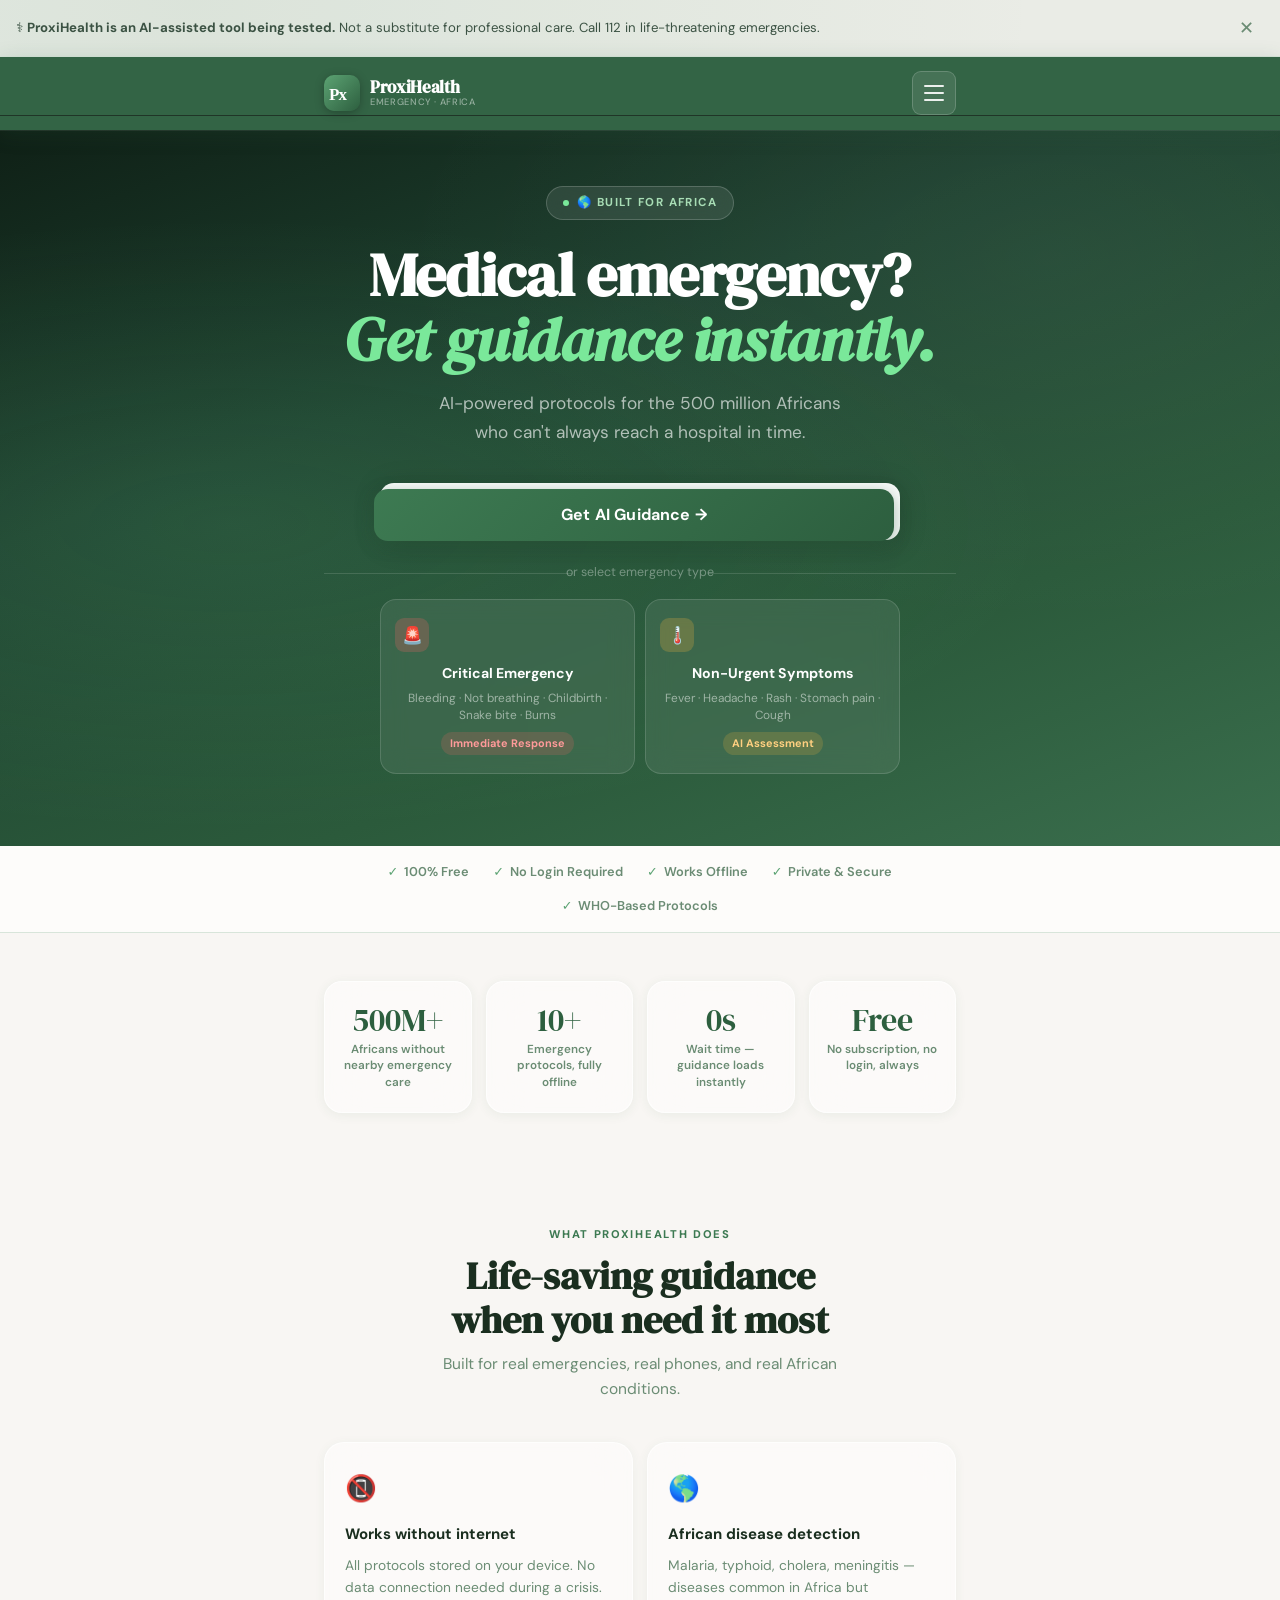
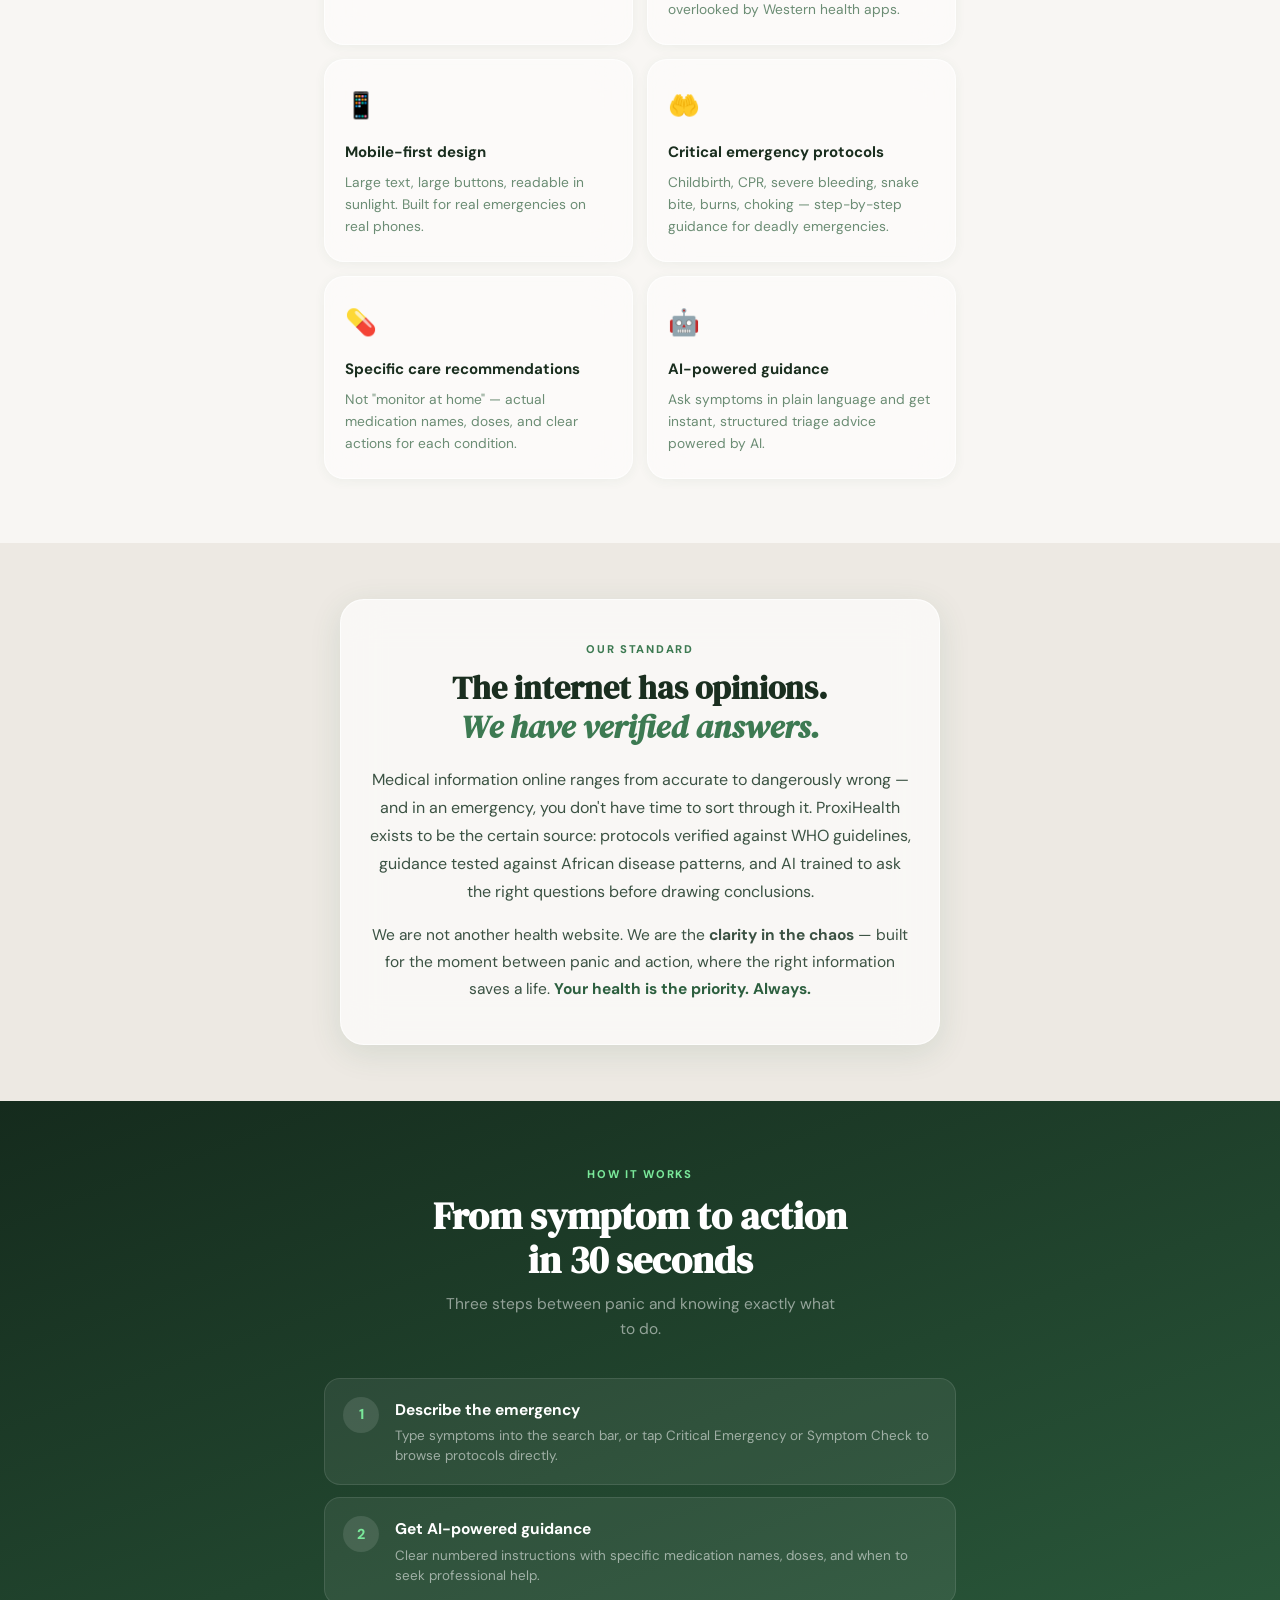
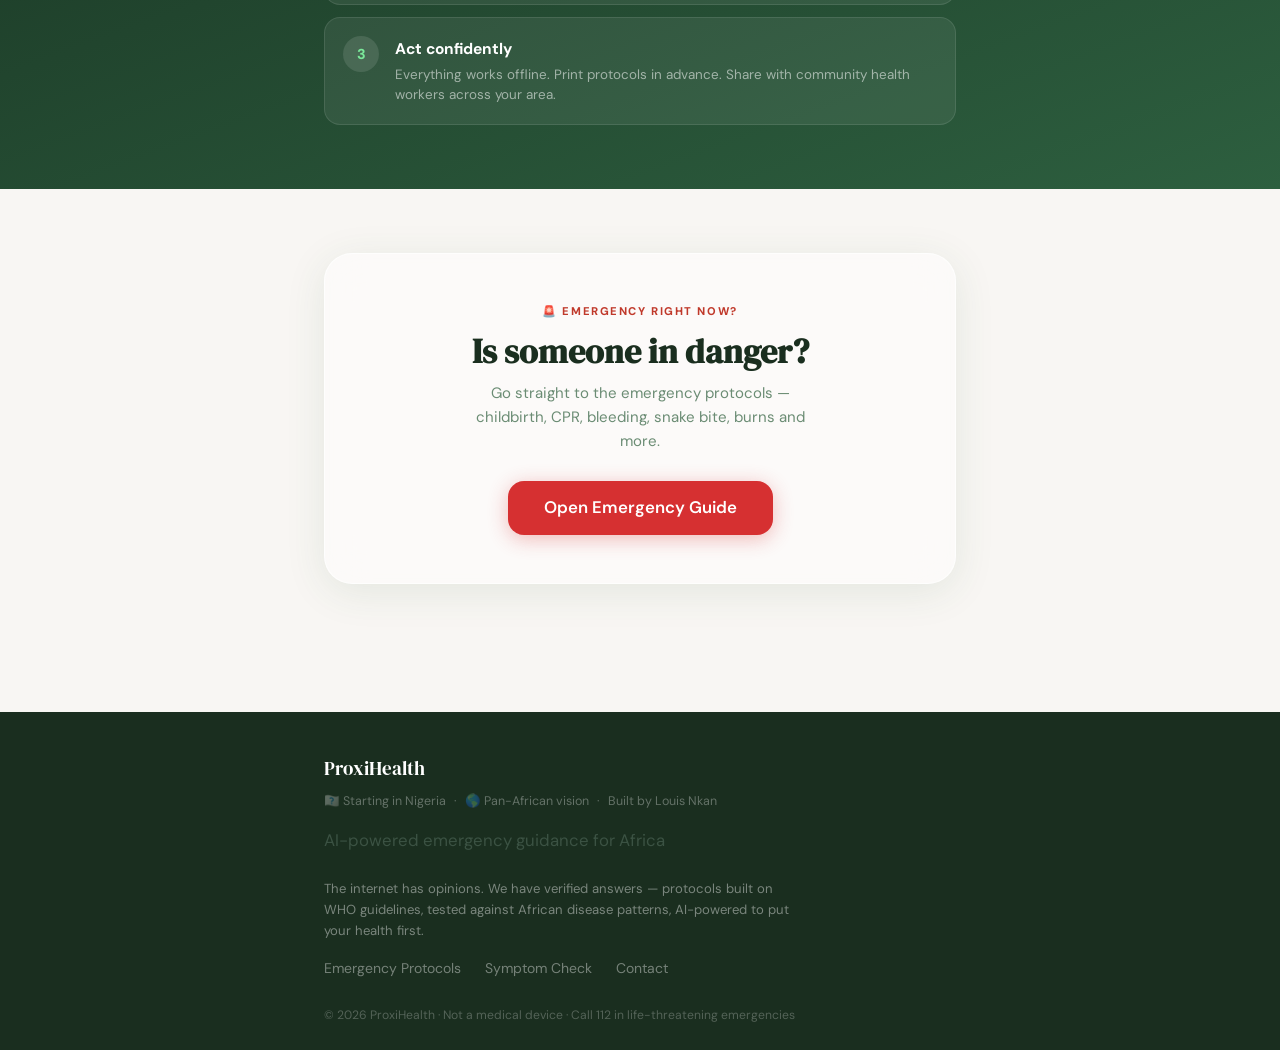
<file: index.html>
<!DOCTYPE html>
<html lang="en">
<head>
  <meta charset="UTF-8" />
  <meta name="viewport" content="width=device-width, initial-scale=1.0" />
  <title>ProxiHealth — Emergency Medical Guidance for Africa</title>
  <meta name="description" content="When the nearest hospital is hours away, ProxiHealth gives you verified step-by-step emergency guidance. Free, offline, no login. Built for Africa." />
  <meta name="keywords" content="emergency medical Africa, first aid Nigeria, malaria symptoms, emergency protocols, offline health app, ProxiHealth, Louis Nkan" />
  <meta name="author" content="Louis Nkan" />
  <meta name="robots" content="index, follow" />
  <link rel="canonical" href="https://louisnkan.github.io/ProxiHealth/" />
  <meta property="og:type" content="website" />
  <meta property="og:title" content="ProxiHealth — Emergency Medical Guidance for Africa" />
  <meta property="og:description" content="AI-powered emergency protocols. Free, offline, no login. Built for Africa." />
  <meta property="og:url" content="https://louisnkan.github.io/ProxiHealth/" />
  <meta property="og:image" content="https://louisnkan.github.io/ProxiHealth/og-image.png" />
  <meta name="twitter:card" content="summary_large_image" />
  <meta name="twitter:creator" content="@louisnkan" />
  <meta name="theme-color" content="#2D5F3F" />
  <link rel="manifest" href="manifest.json" />
  <script type="application/ld+json">{"@context":"https://schema.org","@type":"MedicalOrganization","name":"ProxiHealth","description":"AI-powered emergency medical guidance for Africa.","url":"https://louisnkan.github.io/ProxiHealth/","founder":{"@type":"Person","name":"Louis Nkan"},"areaServed":"Africa","availableLanguage":"English"}</script>
  <link rel="stylesheet" href="css/styles.css" />

  <style>
    /* ───────────────────────────────────────────
       PAGE-SPECIFIC STYLES — index.html only
       All global tokens come from css/styles.css
    ─────────────────────────────────────────── */

    /* Logo / brand inside nav */
    .brand-mark {
      width: 36px; height: 36px; flex-shrink: 0;
      background: linear-gradient(135deg, #5CA373 0%, #2D5F3F 100%);
      border-radius: 10px;
      display: flex; align-items: center; justify-content: center;
      box-shadow: 0 2px 10px rgba(0,0,0,0.28);
    }
    .brand-text { display: flex; flex-direction: column; line-height: 1; }
    .brand-name { font-family: 'DM Serif Display', Georgia, serif; font-size: 1.08rem; font-weight: 800; color: #fff; letter-spacing: -0.02em; }
    .brand-sub  { font-size: 0.58rem; font-weight: 500; color: rgba(255,255,255,0.48); letter-spacing: 0.07em; text-transform: uppercase; margin-top: 2px; }

    /* ── Hamburger button ── */
    .nav__burger {
      background: rgba(255,255,255,0.09);
      border: 1px solid rgba(255,255,255,0.18);
      border-radius: 9px; cursor: pointer;
      padding: 9px 10px;
      display: flex; flex-direction: column; gap: 5px;
      -webkit-tap-highlight-color: transparent;
      flex-shrink: 0;
      transition: background 0.2s;
      /* Explicit touch target */
      min-width: 44px; min-height: 44px;
      align-items: center; justify-content: center;
    }
    .nav__burger:hover,
    .nav__burger:focus { background: rgba(255,255,255,0.18); outline: none; }
    .nav__burger span {
      display: block; width: 20px; height: 2px;
      background: rgba(255,255,255,0.90);
      border-radius: 2px;
      transition: transform 0.28s ease, opacity 0.2s ease;
      pointer-events: none;
    }
    .nav__burger.is-open span:nth-child(1) { transform: translateY(7px) rotate(45deg); }
    .nav__burger.is-open span:nth-child(2) { opacity: 0; }
    .nav__burger.is-open span:nth-child(3) { transform: translateY(-7px) rotate(-45deg); }

    /* ── Slide-down menu ── */
    .nav__menu {
      max-height: 0; overflow: hidden;
      background: rgba(15,36,23,0.98);
      backdrop-filter: blur(24px); -webkit-backdrop-filter: blur(24px);
      transition: max-height 0.36s cubic-bezier(0.4,0,0.2,1);
      border-top: 1px solid rgba(255,255,255,0.07);
    }
    .nav__menu.is-open { max-height: 520px; }
    .nav__menu-inner {
      padding: 10px 0 28px;
      display: flex; flex-direction: column; gap: 2px;
    }
    .nav__mlink {
      color: rgba(255,255,255,0.80);
      text-decoration: none;
      font-size: 1rem; font-weight: 600;
      padding: 14px 20px;
      border-radius: 10px;
      display: block;
      transition: background 0.15s, color 0.15s;
      -webkit-tap-highlight-color: transparent;
      /* Tall touch targets */
      min-height: 48px; display: flex; align-items: center;
    }
    .nav__mlink:hover { background: rgba(255,255,255,0.09); color: #fff; text-decoration: none; }
    .nav__mshare {
      background: rgba(122,232,154,0.10);
      border: 1px solid rgba(122,232,154,0.25);
      color: #7AE89A; font-family: 'DM Sans', sans-serif;
      font-size: 1rem; font-weight: 600;
      padding: 14px 20px; border-radius: 10px;
      cursor: pointer; text-align: left; width: 100%;
      min-height: 48px;
      transition: background 0.15s;
      -webkit-tap-highlight-color: transparent;
    }
    .nav__mshare:hover { background: rgba(122,232,154,0.20); }
    .nav__mdiv { height: 1px; background: rgba(255,255,255,0.07); margin: 8px 20px; }
    .nav__mcontact {
      color: rgba(255,255,255,0.44); text-decoration: none;
      font-size: 0.86rem;
      padding: 10px 20px; display: flex; align-items: center;
      min-height: 44px;
      transition: color 0.15s;
    }
    .nav__mcontact:hover { color: rgba(255,255,255,0.78); text-decoration: none; }
    .nav__mtag { font-size: 0.7rem; color: rgba(255,255,255,0.22); padding: 4px 20px; }

    /* ── Hero section ── */
    .hero {
      background: linear-gradient(160deg, #0F2016 0%, #1E4230 35%, #2B5A3B 70%, #3A6E4D 100%);
      padding: 56px 0 72px;
      text-align: center;
      position: relative; overflow: hidden;
    }
    .hero::before {
      content: '';
      position: absolute; inset: 0;
      background:
        radial-gradient(ellipse at 18% 55%, rgba(122,232,154,0.10) 0%, transparent 55%),
        radial-gradient(ellipse at 82% 18%, rgba(255,255,255,0.04) 0%, transparent 45%);
      pointer-events: none;
    }
    .hero-inner { position: relative; z-index: 1; }

    .hero-badge {
      display: inline-flex; align-items: center; gap: 8px;
      background: rgba(255,255,255,0.09); border: 1px solid rgba(255,255,255,0.18);
      backdrop-filter: blur(12px);
      padding: 6px 16px; border-radius: 999px;
      font-size: 0.72rem; font-weight: 700;
      letter-spacing: 0.12em; text-transform: uppercase;
      color: #A8DDB5; margin-bottom: 22px;
    }
    .hero-badge::before {
      content: '';
      width: 6px; height: 6px;
      background: #7AE89A; border-radius: 50%;
      animation: hblink 2s ease-in-out infinite;
    }
    @keyframes hblink {
      0%, 100% { opacity: 1; transform: scale(1); }
      50%       { opacity: 0.3; transform: scale(0.65); }
    }

    .hero-h1 {
      font-family: 'DM Serif Display', Georgia, serif;
      font-size: clamp(2.1rem, 7vw, 3.8rem);
      color: #fff; line-height: 1.08;
      margin-bottom: 16px; letter-spacing: -0.01em;
    }
    .hero-h1 em { font-style: italic; color: #7AE89A; }
    .hero-sub {
      font-size: clamp(0.93rem, 2.3vw, 1.08rem);
      color: rgba(255,255,255,0.64);
      max-width: 430px; margin: 0 auto 36px; line-height: 1.68;
    }

    /* ── Search area ── */
    .swrap { max-width: 520px; margin: 0 auto; }

    /* Stack vertically on mobile, inline on wider screens */
    .srow {
      display: flex;
      flex-direction: column;
      gap: 10px;
      margin-bottom: 10px;
    }
    @media (min-width: 500px) {
      .srow { flex-direction: row; gap: 0; position: relative; }
      .sinput { padding-right: 172px; border-radius: 14px; }
      .sbtn {
        position: absolute; right: 6px; top: 6px; bottom: 6px;
        width: auto; border-radius: 10px;
        padding: 0 18px; font-size: 0.88rem;
      }
    }

    .sinput {
      width: 100%;
      background: rgba(255,255,255,0.97);
      border: 2px solid transparent;
      border-radius: 14px;
      padding: 16px 20px;
      font-family: 'DM Sans', sans-serif;
      font-size: 1rem; color: #1A2E1F;
      box-shadow: 0 4px 28px rgba(0,0,0,0.20);
      outline: none;
      transition: box-shadow 0.2s, border-color 0.2s;
      -webkit-appearance: none;
      appearance: none;
    }
    .sinput::placeholder { color: #9BB5A0; }
    .sinput:focus {
      box-shadow: 0 4px 36px rgba(0,0,0,0.28);
      border-color: rgba(122,232,154,0.5);
    }

    .sbtn {
      width: 100%;
      background: linear-gradient(135deg, #3D7A52 0%, #2D5F3F 100%);
      color: #fff; border: none; border-radius: 14px;
      padding: 16px 22px;
      font-family: 'DM Sans', sans-serif;
      font-size: 1rem; font-weight: 700;
      cursor: pointer; white-space: nowrap;
      letter-spacing: 0.01em;
      box-shadow: 0 4px 16px rgba(45,95,63,0.40);
      transition: background 0.2s, box-shadow 0.2s, transform 0.1s;
      -webkit-tap-highlight-color: transparent;
      /* Explicit touch target */
      min-height: 52px;
      display: flex; align-items: center; justify-content: center;
    }
    .sbtn:hover:not(:disabled) {
      background: linear-gradient(135deg, #4A8D61 0%, #3D7A52 100%);
      box-shadow: 0 6px 24px rgba(45,95,63,0.50);
    }
    .sbtn:active:not(:disabled) { transform: scale(0.97); }
    .sbtn:disabled { opacity: 0.7; cursor: not-allowed; }

    /* ── Result box ── */
    .sresult {
      display: none;
      background: rgba(255,255,255,0.10);
      backdrop-filter: blur(16px); -webkit-backdrop-filter: blur(16px);
      border: 1px solid rgba(255,255,255,0.18);
      border-radius: 16px; padding: 18px 20px;
      text-align: left; color: #fff;
      font-size: 0.91rem; line-height: 1.6;
      animation: sfadeup 0.3s ease;
      margin-top: 10px;
    }
    .sresult.visible { display: block; }
    @keyframes sfadeup {
      from { opacity: 0; transform: translateY(8px); }
      to   { opacity: 1; transform: translateY(0); }
    }
    .sresult-lbl {
      font-size: 0.69rem; font-weight: 700;
      letter-spacing: 0.11em; text-transform: uppercase;
      color: #7AE89A; margin-bottom: 10px;
    }
    /* AI response formatting */
    .sresult strong { color: #fff; }
    .ai-step {
      display: flex; gap: 10px; align-items: flex-start;
      margin: 6px 0;
    }
    .ai-step-num {
      flex-shrink: 0; width: 22px; height: 22px;
      background: rgba(122,232,154,0.18); border-radius: 50%;
      display: flex; align-items: center; justify-content: center;
      font-size: 0.72rem; font-weight: 700; color: #7AE89A;
      margin-top: 1px;
    }
    .ai-bullet { padding-left: 14px; margin: 3px 0; font-size: 0.88rem; color: rgba(255,255,255,0.82); }
    .ai-proto-link {
      display: inline-block; margin-top: 12px;
      color: #7AE89A; font-weight: 700; font-size: 0.88rem;
      text-decoration: underline; text-underline-offset: 3px;
    }
    .ai-disclaimer {
      margin-top: 14px; font-size: 0.72rem;
      color: rgba(255,255,255,0.32);
      border-top: 1px solid rgba(255,255,255,0.10);
      padding-top: 10px;
    }

    /* ── Or divider ── */
    .sor {
      font-size: 0.78rem; color: rgba(255,255,255,0.36);
      margin: 22px 0 16px; position: relative; text-align: center;
    }
    .sor::before, .sor::after {
      content: '';
      position: absolute; top: 50%;
      width: calc(50% - 68px); height: 1px;
      background: rgba(255,255,255,0.13);
    }
    .sor::before { left: 0; }
    .sor::after  { right: 0; }

    /* ── Type cards ── */
    .tgrid {
      display: grid; grid-template-columns: 1fr 1fr;
      gap: 10px; max-width: 520px; margin: 0 auto;
    }
    .tcard {
      background: rgba(255,255,255,0.08);
      backdrop-filter: blur(12px); -webkit-backdrop-filter: blur(12px);
      border: 1px solid rgba(255,255,255,0.14);
      border-radius: 16px; padding: 18px 14px;
      cursor: pointer; text-decoration: none; display: block;
      transition: background 0.2s, border-color 0.2s, transform 0.15s;
      -webkit-tap-highlight-color: transparent;
    }
    .tcard:hover { background: rgba(255,255,255,0.15); border-color: rgba(255,255,255,0.26); transform: translateY(-2px); text-decoration: none; }
    .ticon { width: 34px; height: 34px; border-radius: 9px; display: flex; align-items: center; justify-content: center; font-size: 1.05rem; margin-bottom: 10px; }
    .ticon-r { background: rgba(255,100,100,0.22); }
    .ticon-a { background: rgba(255,180,60,0.22); }
    .ttitle { font-size: 0.88rem; font-weight: 700; color: #fff; margin-bottom: 4px; }
    .tdesc  { font-size: 0.74rem; color: rgba(255,255,255,0.50); line-height: 1.4; margin: 0; }
    .ttag   { display: inline-block; margin-top: 9px; font-size: 0.68rem; font-weight: 700; padding: 2px 9px; border-radius: 999px; }
    .ttag-r { background: rgba(255,100,100,0.18); color: #FF9A9A; }
    .ttag-a { background: rgba(255,180,60,0.18); color: #FFD080; }

    /* ── Trust strip (uses .warm-white from global) ── */
    .tstrip { background: var(--warm-white); border-bottom: 1px solid var(--border); padding: 15px 0; }
    .tstrip-inner { display: flex; flex-wrap: wrap; justify-content: center; gap: 12px 24px; }
    .titem { display: flex; align-items: center; gap: 6px; font-size: 0.8rem; font-weight: 600; color: var(--text-light); }
    .titem::before { content: '✓'; color: var(--green-light); font-weight: 800; }

    /* ── Stats ── */
    .ssec { padding: 48px 0; }
    .sgrid { display: grid; grid-template-columns: 1fr 1fr; gap: 14px; }
    @media (min-width: 560px) { .sgrid { grid-template-columns: repeat(4,1fr); } }
    .scard {
      background: var(--glass-bg);
      backdrop-filter: var(--glass-blur); -webkit-backdrop-filter: var(--glass-blur);
      border: 1px solid var(--glass-border);
      border-radius: 18px; padding: 22px 14px; text-align: center;
      box-shadow: 0 2px 12px rgba(45,95,63,0.07);
    }
    .snum { font-family: 'DM Serif Display', serif; font-size: 2rem; color: var(--green-deep); display: block; line-height: 1; }
    .sctx { font-size: 0.73rem; font-weight: 600; color: var(--text-light); margin-top: 5px; display: block; line-height: 1.4; }

    /* ── Features ── */
    .fsec { padding: 64px 0; }
    .eyebrow { font-size: 0.7rem; font-weight: 800; letter-spacing: 0.15em; text-transform: uppercase; color: var(--green-mid); margin-bottom: 10px; }
    .stitle { font-family: 'DM Serif Display', serif; font-size: clamp(1.6rem, 4.5vw, 2.4rem); margin-bottom: 10px; line-height: 1.15; color: var(--text-dark); }
    .ssub { font-size: 0.97rem; color: var(--text-light); max-width: 400px; margin: 0 auto; line-height: 1.6; }
    .fgrid { display: grid; grid-template-columns: 1fr; gap: 14px; margin-top: 40px; }
    @media (min-width: 540px) { .fgrid { grid-template-columns: 1fr 1fr; } }
    .fc {
      background: var(--glass-bg);
      backdrop-filter: var(--glass-blur); -webkit-backdrop-filter: var(--glass-blur);
      border: 1px solid var(--glass-border);
      border-radius: 20px; padding: 24px 20px;
      box-shadow: 0 2px 12px rgba(45,95,63,0.06);
      transition: transform 0.2s, box-shadow 0.2s;
    }
    .fc:hover { transform: translateY(-2px); box-shadow: 0 8px 28px rgba(45,95,63,0.11); }
    .fc-icon  { font-size: 1.6rem; margin-bottom: 12px; display: block; }
    .fc-title { font-size: 0.94rem; font-weight: 700; color: var(--text-dark); margin-bottom: 6px; }
    .fc-body  { font-size: 0.86rem; color: var(--text-light); line-height: 1.6; margin: 0; }

    /* ── Brand truth ── */
    .btsec { padding: 56px 0; background: var(--cream-dark); }
    .btcard {
      max-width: 600px; margin: 0 auto; text-align: center;
      background: var(--glass-bg);
      backdrop-filter: var(--glass-blur); -webkit-backdrop-filter: var(--glass-blur);
      border: 1px solid var(--glass-border);
      border-radius: 24px; padding: 40px 28px;
      box-shadow: var(--glass-shadow);
    }

    /* ── How it works ── */
    .hiwsec { background: linear-gradient(160deg, #152B1D 0%, #2D5F3F 100%); padding: 64px 0; }
    .hiwsteps { display: flex; flex-direction: column; gap: 12px; margin-top: 36px; }
    .hiwstep {
      display: flex; gap: 16px; align-items: flex-start;
      background: rgba(255,255,255,0.07);
      border: 1px solid rgba(255,255,255,0.10);
      border-radius: 16px; padding: 18px;
    }
    .hiwnum {
      width: 36px; height: 36px; flex-shrink: 0;
      background: rgba(255,255,255,0.11); border-radius: 50%;
      display: flex; align-items: center; justify-content: center;
      font-weight: 800; font-size: 0.9rem; color: #7AE89A;
    }
    .hiwtitle { font-size: 0.97rem; font-weight: 700; color: #fff; margin-bottom: 3px; }
    .hiwbody  { font-size: 0.84rem; color: rgba(255,255,255,0.54); margin: 0; line-height: 1.5; }

    /* ── CTA ── */
    .ctasec { padding: 64px 0; }
    .ctacard {
      background: var(--glass-bg);
      backdrop-filter: var(--glass-blur); -webkit-backdrop-filter: var(--glass-blur);
      border: 1px solid var(--glass-border);
      border-radius: 28px; padding: 48px 24px; text-align: center;
      box-shadow: 0 8px 40px rgba(45,95,63,0.10);
    }
    .cta-ey { font-size: 0.7rem; font-weight: 800; letter-spacing: 0.14em; text-transform: uppercase; color: var(--alert-red); margin-bottom: 10px; }
    .cta-t  { font-family: 'DM Serif Display', serif; font-size: clamp(1.5rem, 4vw, 2.1rem); margin-bottom: 10px; color: var(--text-dark); }
    .cta-s  { color: var(--text-light); font-size: 0.94rem; max-width: 360px; margin: 0 auto 28px; line-height: 1.6; }

    /* ── Footer extra ── */
    .footer__geo { display: flex; align-items: center; gap: 8px; font-size: 0.78rem; color: rgba(255,255,255,0.32); margin-bottom: 14px; flex-wrap: wrap; }
  </style>
</head>
<body>

  <!-- ── Disclaimer Banner (dismissed state handled by js/app.js) ── -->
  <div id="disclaimer-banner">
    <span id="disclaimer-banner__text">
      &#9877;&#65039; <strong>ProxiHealth is an AI-assisted tool being tested.</strong>
      Not a substitute for professional care. Call 112 in life-threatening emergencies.
    </span>
    <button id="disclaimer-banner__close" aria-label="Dismiss">&#10005;</button>
  </div>

  <!-- ── Navigation ── -->
  <nav class="nav" role="navigation" aria-label="Main navigation">
    <div class="container nav__inner">

      <!-- Logo -->
      <a href="index.html" class="nav__brand" style="display:flex;align-items:center;gap:10px;text-decoration:none;" aria-label="ProxiHealth home">
        <div class="brand-mark">
          <svg viewBox="0 0 36 36" fill="none" xmlns="http://www.w3.org/2000/svg" width="36" height="36">
            <text x="5" y="25" font-family="Georgia,serif" font-size="17" font-weight="700" fill="white" letter-spacing="-1">Px</text>
          </svg>
        </div>
        <div class="brand-text">
          <span class="brand-name">ProxiHealth</span>
          <span class="brand-sub">Emergency &middot; Africa</span>
        </div>
      </a>

      <!-- Hamburger -->
      <button
        class="nav__burger"
        id="nav-burger"
        type="button"
        aria-label="Open navigation menu"
        aria-expanded="false"
        aria-controls="nav-menu"
      >
        <span></span>
        <span></span>
        <span></span>
      </button>
    </div>

    <!-- Dropdown menu -->
    <div class="nav__menu" id="nav-menu" role="menu" aria-hidden="true">
      <div class="container nav__menu-inner">
        <a href="emergency.html" class="nav__mlink" role="menuitem">&#128680; Emergency Protocols</a>
        <a href="triage.html"    class="nav__mlink" role="menuitem">&#127777;&#65039; Symptom Check</a>
        <a href="index.html"     class="nav__mlink" role="menuitem">&#127968; Home</a>
        <button class="nav__mshare" id="nav-share-btn" type="button" role="menuitem">&#128279; Share ProxiHealth</button>
        <div class="nav__mdiv"></div>
        <a href="mailto:louisnkan21@gmail.com" class="nav__mcontact" role="menuitem">&#9993; Contact &mdash; louisnkan21@gmail.com</a>
        <p class="nav__mtag">Free AI emergency guidance for Africa &middot; Built by Louis Nkan</p>
      </div>
    </div>
  </nav>

  <!-- ── Hero ── -->
  <section class="hero">
    <div class="container hero-inner">
      <div class="hero-badge">&#127758; Built for Africa</div>
      <h1 class="hero-h1">Medical emergency?<br><em>Get guidance instantly.</em></h1>
      <p class="hero-sub">AI-powered protocols for the 500 million Africans who can't always reach a hospital in time.</p>

      <!-- Search -->
      <div class="swrap">
        <div class="srow">
          <input
            type="text"
            class="sinput"
            id="hero-search"
            placeholder="Describe emergency: fever, bleeding, snake bite, childbirth&#8230;"
            aria-label="Describe your medical emergency"
            autocomplete="off"
            autocorrect="off"
            spellcheck="false"
            maxlength="300"
          />
          <button class="sbtn" id="hero-search-btn" type="button">
            Get AI Guidance &#8594;
          </button>
        </div>

        <!-- Result appears here -->
        <div class="sresult" id="search-result" role="alert" aria-live="polite">
          <div class="sresult-lbl" id="search-result-label">&#9889; AI Response</div>
          <div id="search-result-text"></div>
        </div>
      </div>

      <div class="sor">or select emergency type</div>

      <div class="tgrid">
        <a href="emergency.html" class="tcard">
          <div class="ticon ticon-r">&#128680;</div>
          <div class="ttitle">Critical Emergency</div>
          <p class="tdesc">Bleeding &middot; Not breathing &middot; Childbirth &middot; Snake bite &middot; Burns</p>
          <span class="ttag ttag-r">Immediate Response</span>
        </a>
        <a href="triage.html" class="tcard">
          <div class="ticon ticon-a">&#127777;&#65039;</div>
          <div class="ttitle">Non-Urgent Symptoms</div>
          <p class="tdesc">Fever &middot; Headache &middot; Rash &middot; Stomach pain &middot; Cough</p>
          <span class="ttag ttag-a">AI Assessment</span>
        </a>
      </div>
    </div>
  </section>

  <!-- ── Trust strip ── -->
  <div class="tstrip">
    <div class="container tstrip-inner">
      <span class="titem">100% Free</span>
      <span class="titem">No Login Required</span>
      <span class="titem">Works Offline</span>
      <span class="titem">Private &amp; Secure</span>
      <span class="titem">WHO-Based Protocols</span>
    </div>
  </div>

  <!-- ── Stats ── -->
  <section class="ssec">
    <div class="container">
      <div class="sgrid">
        <div class="scard"><span class="snum">500M+</span><span class="sctx">Africans without nearby emergency care</span></div>
        <div class="scard"><span class="snum">10+</span><span class="sctx">Emergency protocols, fully offline</span></div>
        <div class="scard"><span class="snum">0s</span><span class="sctx">Wait time — guidance loads instantly</span></div>
        <div class="scard"><span class="snum">Free</span><span class="sctx">No subscription, no login, always</span></div>
      </div>
    </div>
  </section>

  <!-- ── Features ── -->
  <section class="fsec">
    <div class="container">
      <div style="text-align:center">
        <div class="eyebrow">What ProxiHealth does</div>
        <h2 class="stitle">Life-saving guidance<br>when you need it most</h2>
        <p class="ssub">Built for real emergencies, real phones, and real African conditions.</p>
      </div>
      <div class="fgrid">
        <div class="fc"><span class="fc-icon">&#128245;</span><div class="fc-title">Works without internet</div><p class="fc-body">All protocols stored on your device. No data connection needed during a crisis.</p></div>
        <div class="fc"><span class="fc-icon">&#127758;</span><div class="fc-title">African disease detection</div><p class="fc-body">Malaria, typhoid, cholera, meningitis &mdash; diseases common in Africa but overlooked by Western health apps.</p></div>
        <div class="fc"><span class="fc-icon">&#128241;</span><div class="fc-title">Mobile-first design</div><p class="fc-body">Large text, large buttons, readable in sunlight. Built for real emergencies on real phones.</p></div>
        <div class="fc"><span class="fc-icon">&#129330;</span><div class="fc-title">Critical emergency protocols</div><p class="fc-body">Childbirth, CPR, severe bleeding, snake bite, burns, choking &mdash; step-by-step guidance for deadly emergencies.</p></div>
        <div class="fc"><span class="fc-icon">&#128138;</span><div class="fc-title">Specific care recommendations</div><p class="fc-body">Not "monitor at home" &mdash; actual medication names, doses, and clear actions for each condition.</p></div>
        <div class="fc"><span class="fc-icon">&#129302;</span><div class="fc-title">AI-powered guidance</div><p class="fc-body">Ask symptoms in plain language and get instant, structured triage advice powered by AI.</p></div>
      </div>
    </div>
  </section>

  <!-- ── Brand truth ── -->
  <section class="btsec">
    <div class="container">
      <div class="btcard">
        <div class="eyebrow">Our Standard</div>
        <h2 style="font-family:'DM Serif Display',serif;font-size:clamp(1.4rem,4vw,2rem);line-height:1.2;margin-bottom:20px;">
          The internet has opinions.<br><em style="font-style:italic;color:var(--green-mid);">We have verified answers.</em>
        </h2>
        <p style="font-size:1rem;line-height:1.75;margin-bottom:16px;">Medical information online ranges from accurate to dangerously wrong &mdash; and in an emergency, you don't have time to sort through it. ProxiHealth exists to be the certain source: protocols verified against WHO guidelines, guidance tested against African disease patterns, and AI trained to ask the right questions before drawing conclusions.</p>
        <p style="font-size:0.97rem;line-height:1.75;margin:0;">We are not another health website. We are the <strong>clarity in the chaos</strong> &mdash; built for the moment between panic and action, where the right information saves a life. <strong style="color:var(--green-deep);">Your health is the priority. Always.</strong></p>
      </div>
    </div>
  </section>

  <!-- ── How it works ── -->
  <section class="hiwsec">
    <div class="container">
      <div style="text-align:center">
        <div class="eyebrow" style="color:#7AE89A;">How it works</div>
        <h2 class="stitle" style="color:#fff;">From symptom to action<br>in 30 seconds</h2>
        <p class="ssub" style="color:rgba(255,255,255,0.52);">Three steps between panic and knowing exactly what to do.</p>
      </div>
      <div class="hiwsteps">
        <div class="hiwstep">
          <div class="hiwnum">1</div>
          <div>
            <div class="hiwtitle">Describe the emergency</div>
            <p class="hiwbody">Type symptoms into the search bar, or tap Critical Emergency or Symptom Check to browse protocols directly.</p>
          </div>
        </div>
        <div class="hiwstep">
          <div class="hiwnum">2</div>
          <div>
            <div class="hiwtitle">Get AI-powered guidance</div>
            <p class="hiwbody">Clear numbered instructions with specific medication names, doses, and when to seek professional help.</p>
          </div>
        </div>
        <div class="hiwstep">
          <div class="hiwnum">3</div>
          <div>
            <div class="hiwtitle">Act confidently</div>
            <p class="hiwbody">Everything works offline. Print protocols in advance. Share with community health workers across your area.</p>
          </div>
        </div>
      </div>
    </div>
  </section>

  <!-- ── CTA ── -->
  <section class="ctasec">
    <div class="container">
      <div class="ctacard">
        <div class="cta-ey">&#128680; Emergency right now?</div>
        <h2 class="cta-t">Is someone in danger?</h2>
        <p class="cta-s">Go straight to the emergency protocols &mdash; childbirth, CPR, bleeding, snake bite, burns and more.</p>
        <a href="emergency.html" class="btn btn--emergency btn--inline" style="font-size:1.05rem;padding:16px 36px;">Open Emergency Guide</a>
      </div>
    </div>
  </section>

  <!-- ── Footer ── -->
  <footer class="footer">
    <div class="container">
      <div class="footer__brand">ProxiHealth</div>
      <div class="footer__geo">
        <span>&#127469;&#127468; Starting in Nigeria</span><span>&middot;</span>
        <span>&#127758; Pan-African vision</span><span>&middot;</span>
        <span>Built by Louis Nkan</span>
      </div>
      <p class="footer__tagline">AI-powered emergency guidance for Africa</p>
      <p style="font-size:0.82rem;color:rgba(255,255,255,0.42);max-width:480px;line-height:1.6;margin-bottom:16px;">The internet has opinions. We have verified answers &mdash; protocols built on WHO guidelines, tested against African disease patterns, AI-powered to put your health first.</p>
      <div class="footer__links">
        <a href="emergency.html">Emergency Protocols</a>
        <a href="triage.html">Symptom Check</a>
        <a href="mailto:louisnkan21@gmail.com">Contact</a>
      </div>
      <p style="font-size:0.76rem;margin:0;color:rgba(255,255,255,0.25);">&#169; 2026 ProxiHealth &middot; Not a medical device &middot; Call 112 in life-threatening emergencies</p>
    </div>
  </footer>

  <!--
    LOAD ORDER IS CRITICAL:
    1. security.js  — sets up ProxiSecurity (no DOM needed)
    2. app.js       — sets up ProxiApp, runs DOMContentLoaded init (disclaimer, nav highlight, offline)
    3. ai.js        — sets up window.ProxiAI with fetch logic
    4. inline script — wires the search bar AFTER all above are ready
  -->
  <script src="js/security.js"></script>
  <script src="js/app.js"></script>
  <script src="js/ai.js"></script>

  <script>
  /* ════════════════════════════════════════════
     ProxiHealth Homepage — Interactive Logic
     Runs after security.js, app.js, ai.js are loaded.
     app.js already handles: disclaimer banner close, offline indicator.
     We handle: hamburger menu, share button, AI search bar.
  ════════════════════════════════════════════ */
  (function () {
    'use strict';

    /* ──────────────────────────────────────────
       1. HAMBURGER MENU
    ────────────────────────────────────────── */
    var burger = document.getElementById('nav-burger');
    var menu   = document.getElementById('nav-menu');

    if (burger && menu) {

      function openMenu() {
        menu.classList.add('is-open');
        burger.classList.add('is-open');
        burger.setAttribute('aria-expanded', 'true');
        menu.setAttribute('aria-hidden', 'false');
      }

      function closeMenu() {
        menu.classList.remove('is-open');
        burger.classList.remove('is-open');
        burger.setAttribute('aria-expanded', 'false');
        menu.setAttribute('aria-hidden', 'true');
      }

      burger.addEventListener('click', function (e) {
        e.stopPropagation();
        if (menu.classList.contains('is-open')) {
          closeMenu();
        } else {
          openMenu();
        }
      });

      /* Close when clicking outside */
      document.addEventListener('click', function (e) {
        if (menu.classList.contains('is-open')) {
          if (!burger.contains(e.target) && !menu.contains(e.target)) {
            closeMenu();
          }
        }
      });

      /* Close on Escape key */
      document.addEventListener('keydown', function (e) {
        if (e.key === 'Escape' && menu.classList.contains('is-open')) {
          closeMenu();
          burger.focus();
        }
      });

      /* Close when a menu link is tapped (navigate away) */
      var links = menu.querySelectorAll('.nav__mlink');
      for (var i = 0; i < links.length; i++) {
        links[i].addEventListener('click', closeMenu);
      }
    }

    /* ──────────────────────────────────────────
       2. SHARE BUTTON
    ────────────────────────────────────────── */
    var shareBtn = document.getElementById('nav-share-btn');
    if (shareBtn) {
      shareBtn.addEventListener('click', function () {
        var shareUrl   = 'https://louisnkan.github.io/ProxiHealth/';
        var shareTitle = 'ProxiHealth \u2014 Emergency Medical Guidance for Africa';
        var shareText  = 'Free AI-powered emergency protocols that work offline. Childbirth, CPR, snake bite, malaria and more. Built for Africa.';

        if (navigator.share) {
          navigator.share({ title: shareTitle, text: shareText, url: shareUrl })
            .catch(function () {});
        } else if (navigator.clipboard && navigator.clipboard.writeText) {
          navigator.clipboard.writeText(shareUrl).then(function () {
            var orig = shareBtn.textContent;
            shareBtn.textContent = '\u2713 Link copied!';
            setTimeout(function () { shareBtn.textContent = orig; }, 2500);
          }).catch(function () {
            window.prompt('Copy this link to share ProxiHealth:', shareUrl);
          });
        } else {
          window.prompt('Copy this link to share ProxiHealth:', shareUrl);
        }
      });
    }

    /* ──────────────────────────────────────────
       3. AI SEARCH BAR
    ────────────────────────────────────────── */
    var searchInput = document.getElementById('hero-search');
    var searchBtn   = document.getElementById('hero-search-btn');
    var resultBox   = document.getElementById('search-result');
    var resultLabel = document.getElementById('search-result-label');
    var resultText  = document.getElementById('search-result-text');

    /* Bail out if elements missing — shouldn't happen but safe */
    if (!searchInput || !searchBtn || !resultBox || !resultLabel || !resultText) {
      return;
    }

    /* Enter key fires search */
    searchInput.addEventListener('keydown', function (e) {
      if (e.key === 'Enter') {
        e.preventDefault();
        doSearch();
      }
    });

    /* Button click fires search */
    searchBtn.addEventListener('click', function (e) {
      e.preventDefault();
      doSearch();
    });

    function setLoading() {
      resultBox.classList.add('visible');
      resultBox.style.borderColor = 'rgba(255,255,255,0.18)';
      resultBox.style.background  = 'rgba(255,255,255,0.10)';
      resultLabel.textContent = 'Analysing\u2026';
      resultLabel.style.color = '#A8DDB5';
      resultText.innerHTML = '<span style="color:rgba(255,255,255,0.55);">Getting AI guidance, please wait\u2026</span>';
      searchBtn.disabled = true;
      searchBtn.textContent = 'Thinking\u2026';
    }

    function resetBtn() {
      searchBtn.disabled = false;
      searchBtn.textContent = 'Get AI Guidance \u2192';
    }

    function showKeywordFallback(query) {
      /* Keyword routing if AI unavailable */
      var MAP = [
        { keys: ['childbirth','birth','labour','labor','pregnant','baby','delivery'], page: 'emergency.html', label: 'Emergency Childbirth protocol' },
        { keys: ['bleed','blood','wound','cut','lacerat'],                            page: 'emergency.html', label: 'Severe Bleeding protocol' },
        { keys: ['cpr','not breathing','unconscious','cardiac','chest pain'],         page: 'emergency.html', label: 'CPR protocol' },
        { keys: ['snake','venom'],                                                    page: 'emergency.html', label: 'Snake Bite protocol' },
        { keys: ['burn','fire','scald'],                                              page: 'emergency.html', label: 'Burns protocol' },
        { keys: ['chok','airway'],                                                    page: 'emergency.html', label: 'Choking protocol' },
        { keys: ['fever','malaria','chills','temperature','hot'],                     page: 'triage.html',    label: 'Fever triage' },
        { keys: ['diarrh','vomit','cholera','watery stool'],                          page: 'triage.html',    label: 'Cholera / Gastroenteritis triage' },
        { keys: ['headache','stiff neck','meningit'],                                 page: 'triage.html',    label: 'Meningitis triage' },
        { keys: ['typhoid','abdomen','abdominal','stomach'],                          page: 'triage.html',    label: 'Typhoid triage' },
        { keys: ['rash','itch','skin','hives'],                                       page: 'triage.html',    label: 'Skin / Rash triage' },
        { keys: ['cough','cold','flu','respiratory'],                                 page: 'triage.html',    label: 'Respiratory triage' }
      ];

      var lower = query.toLowerCase();
      var match = null;
      for (var i = 0; i < MAP.length; i++) {
        for (var j = 0; j < MAP[i].keys.length; j++) {
          if (lower.indexOf(MAP[i].keys[j]) !== -1) {
            match = MAP[i];
            break;
          }
        }
        if (match) break;
      }

      resultBox.classList.add('visible');
      resultLabel.style.color = '#FFCC80';

      if (match) {
        resultLabel.textContent = 'Offline Match';
        resultText.innerHTML =
          'Based on <strong>"' + query + '"</strong>, I recommend the ' +
          '<a href="' + match.page + '" style="color:#7AE89A;font-weight:700;">' + match.label + ' &rarr;</a>' +
          '<br><small style="color:rgba(255,255,255,0.42);margin-top:6px;display:block;">AI guidance temporarily unavailable &mdash; using offline matching.</small>';
      } else {
        resultLabel.textContent = 'Try These';
        resultText.innerHTML =
          'Try <a href="triage.html" style="color:#7AE89A;font-weight:700;">Symptom Check</a> or ' +
          '<a href="emergency.html" style="color:#7AE89A;font-weight:700;">Emergency Protocols</a> for guidance.';
      }
    }

    function doSearch() {
      var query = (searchInput.value || '').trim();
      if (!query) {
        searchInput.focus();
        return;
      }

      /* If ai.js failed to load, use keyword fallback immediately */
      if (typeof window.ProxiAI === 'undefined' || typeof window.ProxiAI.query !== 'function') {
        showKeywordFallback(query);
        return;
      }

      setLoading();

      window.ProxiAI.query(
        query,

        /* onLoading — already handled by setLoading() above */
        null,

        /* onResult — AI returned a response */
        function (result) {
          resetBtn();

          /* Style the result box by urgency */
          resultBox.style.borderColor = result.style.border;
          resultBox.style.background  = result.style.bg;
          resultLabel.textContent     = result.style.label;
          resultLabel.style.color     = result.style.labelColor;

          /* Protocol deep-link if matched */
          var protoLink = result.protocol
            ? '<a href="' + result.protocol + '" class="ai-proto-link">\u2192 View Full Protocol</a>'
            : '';

          /* Disclaimer */
          var disc = '<div class="ai-disclaimer">AI by ProxiHealth &middot; WHO-based &middot; Not a substitute for professional care</div>';

          resultText.innerHTML = result.html + protoLink + disc;

          /* Scroll result into view on small screens */
          setTimeout(function () {
            resultBox.scrollIntoView({ behavior: 'smooth', block: 'nearest' });
          }, 100);
        },

        /* onError — API failed, ai.js already tried keyword fallback internally,
           but it calls onError only when no keyword matched either */
        function (errMsg) {
          resetBtn();
          showKeywordFallback(query);
        }
      );
    }

  }());
  </script>

</body>
</html>
</file>
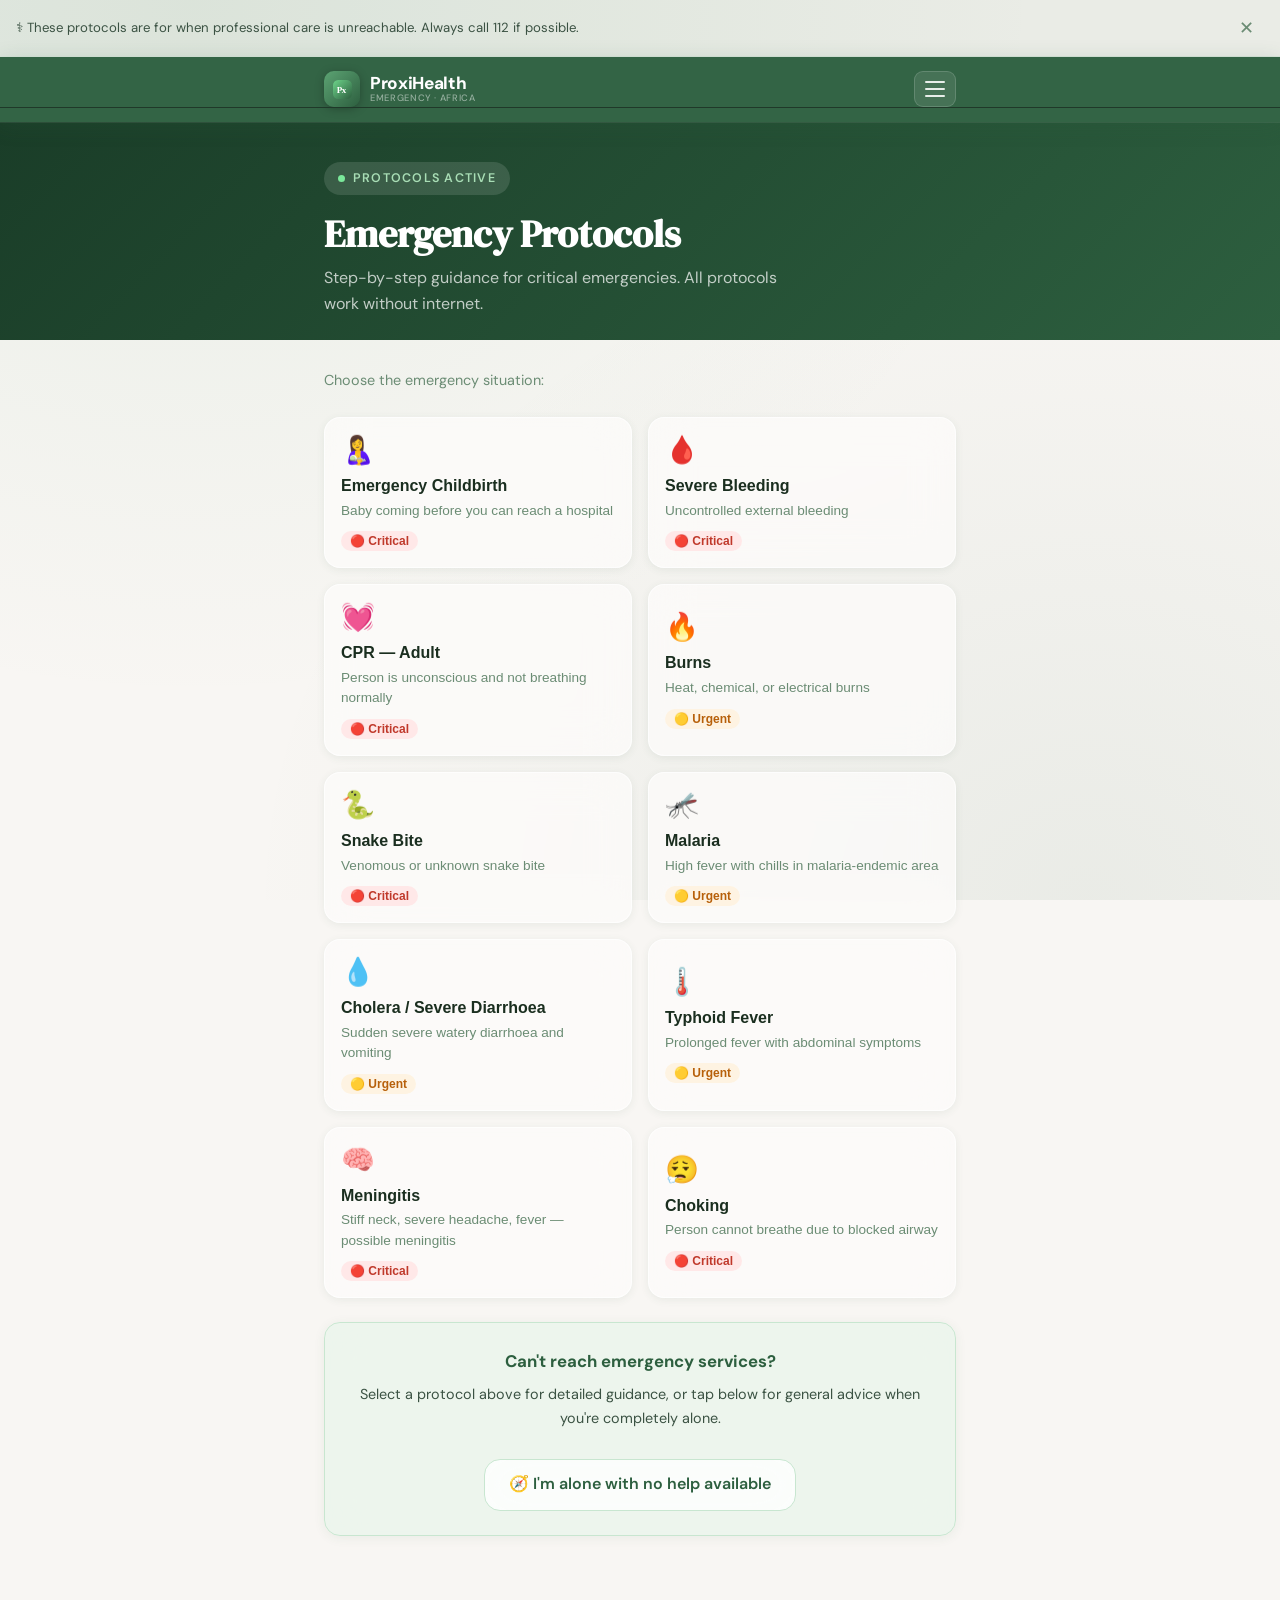
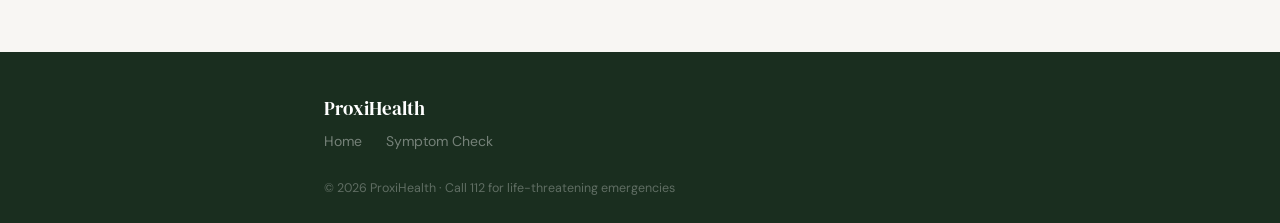
<file: emergency.html>
<!DOCTYPE html>
<html lang="en">
<head>
  <meta charset="UTF-8" />
  <meta name="viewport" content="width=device-width, initial-scale=1.0" />
  <title>Emergency Protocols — ProxiHealth | First Aid for Africa</title>
  <meta name="description" content="Baby coming early? Someone not breathing? Severe bleeding? Get the exact steps to take right now — offline, free, no login. Childbirth, CPR, snake bite, burns and more." />
  <meta name="robots" content="index, follow" />
  <link rel="canonical" href="https://louisnkan.github.io/ProxiHealth/emergency.html" />
  <meta property="og:title" content="Emergency Protocols — ProxiHealth" />
  <meta property="og:description" content="Baby coming early? Someone not breathing? Get the exact steps right now — offline, free, no login." />
  <meta property="og:url" content="https://louisnkan.github.io/ProxiHealth/emergency.html" />
  <meta property="og:image" content="https://louisnkan.github.io/ProxiHealth/og-image.png" />
  <meta name="twitter:card" content="summary_large_image" />
  <meta name="theme-color" content="#2D5F3F" />
  <link rel="manifest" href="manifest.json" />
  <!-- GOOGLE_TAG_START -->
  <!-- Paste your Google Analytics or GTM code here -->
  <!-- GOOGLE_TAG_END -->
  <link rel="stylesheet" href="css/styles.css" />
  <link rel="stylesheet" href="css/emergency.css" />
  <style>
    html, body { overflow-x: hidden; max-width: 100%; }
    .brand-mark { width:36px; height:36px; flex-shrink:0; background:linear-gradient(135deg,#5CA373 0%,#2D5F3F 100%); border-radius:10px; display:flex; align-items:center; justify-content:center; box-shadow:0 2px 10px rgba(0,0,0,0.28); }
    .brand-mark svg { width:19px; height:19px; }
    .brand-text { display:flex; flex-direction:column; line-height:1; }
    .brand-name { font-family:'DM Sans',sans-serif; font-size:1.08rem; font-weight:800; color:#fff; letter-spacing:-0.02em; }
    .brand-sub  { font-size:0.58rem; font-weight:500; color:rgba(255,255,255,0.48); letter-spacing:0.07em; text-transform:uppercase; margin-top:2px; }
    .nav__inner { display:flex; align-items:center; justify-content:space-between; flex-wrap:nowrap; }
    .nav__burger { background:rgba(255,255,255,0.09); border:1px solid rgba(255,255,255,0.16); border-radius:9px; cursor:pointer; padding:9px 10px; display:flex; flex-direction:column; gap:5px; -webkit-tap-highlight-color:transparent; flex-shrink:0; transition:background 0.2s; }
    .nav__burger:hover { background:rgba(255,255,255,0.16); }
    .nav__burger span { display:block; width:20px; height:2px; background:rgba(255,255,255,0.88); border-radius:2px; transition:transform 0.25s ease,opacity 0.2s ease; pointer-events:none; }
    .nav__burger.is-open span:nth-child(1) { transform:translateY(7px) rotate(45deg); }
    .nav__burger.is-open span:nth-child(2) { opacity:0; }
    .nav__burger.is-open span:nth-child(3) { transform:translateY(-7px) rotate(-45deg); }
    .nav__menu { max-height:0; overflow:hidden; background:rgba(18,44,28,0.98); backdrop-filter:blur(24px); -webkit-backdrop-filter:blur(24px); transition:max-height 0.38s cubic-bezier(0.4,0,0.2,1); border-top:1px solid rgba(255,255,255,0.06); }
    .nav__menu.is-open { max-height:460px; }
    .nav__menu-inner { padding:12px 0 24px; display:flex; flex-direction:column; gap:2px; }
    .nav__mlink { color:rgba(255,255,255,0.80); text-decoration:none; font-size:1rem; font-weight:600; padding:13px 16px; border-radius:10px; transition:background 0.15s,color 0.15s; display:block; -webkit-tap-highlight-color:transparent; }
    .nav__mlink:hover { background:rgba(255,255,255,0.09); color:#fff; text-decoration:none; }
    .nav__mshare { background:rgba(122,232,154,0.12); border:1px solid rgba(122,232,154,0.26); color:#7AE89A; font-family:'DM Sans',sans-serif; font-size:1rem; font-weight:600; padding:13px 16px; border-radius:10px; cursor:pointer; text-align:left; width:100%; transition:background 0.15s; -webkit-tap-highlight-color:transparent; }
    .nav__mshare:hover { background:rgba(122,232,154,0.20); }
    .nav__mdiv { height:1px; background:rgba(255,255,255,0.07); margin:8px 16px; }
    .nav__mcontact { color:rgba(255,255,255,0.42); text-decoration:none; font-size:0.82rem; padding:8px 16px; display:block; transition:color 0.15s; }
    .nav__mcontact:hover { color:rgba(255,255,255,0.72); text-decoration:none; }
    .nav__mtag { font-size:0.7rem; color:rgba(255,255,255,0.20); padding:4px 16px; margin:0; }
  </style>
</head>
<body>

  <!-- Non-blocking disclaimer (dismissible) -->
  <div id="disclaimer-banner">
    <span id="disclaimer-banner__text">
      ⚕️ These protocols are for when professional care is unreachable. Always call 112 if possible.
    </span>
    <button id="disclaimer-banner__close" aria-label="Dismiss">✕</button>
  </div>

  <nav class="nav" role="navigation" aria-label="Main navigation">
    <div class="container nav__inner">
      <a href="index.html" style="display:flex;align-items:center;gap:10px;text-decoration:none;" aria-label="ProxiHealth home">
        <div class="brand-mark">
          <svg viewBox="0 0 36 36" fill="none" xmlns="http://www.w3.org/2000/svg">
            <rect width="36" height="36" rx="10" fill="url(#lgE)"/>
            <defs><linearGradient id="lgE" x1="0" y1="0" x2="36" y2="36" gradientUnits="userSpaceOnUse"><stop offset="0%" stop-color="#6DD48A"/><stop offset="100%" stop-color="#2D5F3F"/></linearGradient></defs>
            <text x="7" y="24" font-family="Georgia,serif" font-size="17" font-weight="700" fill="white" letter-spacing="-1">Px</text>
          </svg>
        </div>
        <div class="brand-text">
          <span class="brand-name">ProxiHealth</span>
          <span class="brand-sub">Emergency &middot; Africa</span>
        </div>
      </a>
      <button class="nav__burger" id="nav-burger" aria-label="Open menu" aria-expanded="false">
        <span></span><span></span><span></span>
      </button>
    </div>
    <div class="nav__menu" id="nav-menu">
      <div class="container nav__menu-inner">
        <a href="emergency.html" class="nav__mlink">&#128680; Emergency Protocols</a>
        <a href="triage.html"    class="nav__mlink">&#127777; Symptom Check</a>
        <a href="index.html"     class="nav__mlink">&#127968; Home</a>
        <button class="nav__mshare" id="nav-share-btn">&#128279; Share ProxiHealth</button>
        <div class="nav__mdiv"></div>
        <a href="mailto:louisnkan21@gmail.com" class="nav__mcontact">&#9993; Contact</a>
        <p class="nav__mtag">AI emergency guidance for Africa &middot; Free &middot; Offline</p>
      </div>
    </div>
  </nav>

  <!-- Page Header — GREEN (calm, not panic-red) -->
  <header class="emergency-header print-hide">
    <div class="container">
      <div class="emergency-header__pulse">Protocols active</div>
      <h1 class="page-header__title" style="color:#fff; margin-bottom:8px;">Emergency Protocols</h1>
      <p class="page-header__subtitle">
        Step-by-step guidance for critical emergencies. All protocols work without internet.
      </p>
    </div>
  </header>

  <main class="container" style="padding-top:28px; padding-bottom:52px;">

    <!-- Offline indicator -->
    <div id="offline-indicator" style="display:none;"></div>

    <!-- Loading state -->
    <div id="protocol-loading" class="loading-spinner" aria-live="polite">
      <div class="spinner" role="status"></div>
      <p class="text-sm" style="color:var(--text-light);margin:0;">Loading protocols…</p>
    </div>

    <!-- Fallback notice (shown if JSON fails after 3s) -->
    <div id="protocol-fallback" aria-live="polite">
      <div class="status-banner status-banner--warn mb-md">
        ⚠️ Couldn't load full protocol library. Showing essential protocols below.
      </div>
    </div>

    <!-- Protocol Selection -->
    <div id="protocol-grid-wrapper">
      <p style="font-size:0.9rem; color:var(--text-light); margin-bottom:12px;">Choose the emergency situation:</p>
      <div id="protocol-grid" class="protocol-grid" role="list" aria-label="Emergency protocols"></div>

      <!-- SINGLE "Can't reach help" section — no duplicate button -->
      <div class="no-help-section mt-lg">
        <div class="no-help-section__title">Can't reach emergency services?</div>
        <div class="no-help-section__desc">
          Select a protocol above for detailed guidance, or tap below for general advice when you're completely alone.
        </div>
        <button class="btn btn--secondary btn--inline mt-sm" id="btn-no-help" style="margin-top:12px;">
          🧭 I'm alone with no help available
        </button>
      </div>
    </div>

    <!-- "No help" guidance panel (single, toggled by single button above) -->
    <div id="no-help-panel" class="hidden mt-lg" aria-live="polite">
      <div class="card card--green">
        <div style="display:flex; justify-content:space-between; align-items:flex-start; gap:12px;">
          <h3 style="margin-bottom:14px; word-break:normal;">When you're alone with no help</h3>
          <button id="btn-close-no-help" aria-label="Close" style="background:none;border:none;font-size:1.2rem;cursor:pointer;color:var(--text-light);flex-shrink:0;padding:4px 8px;min-height:36px;-webkit-tap-highlight-color:transparent;">✕</button>
        </div>
        <div class="step">
          <span class="step__number">1</span>
          <div class="step__content">
            <div class="step__title">Select the most relevant protocol above</div>
            <div class="step__desc">Every protocol is written for solo caregivers with limited resources and equipment.</div>
          </div>
        </div>
        <div class="step">
          <span class="step__number">2</span>
          <div class="step__content">
            <div class="step__title">Send your location to someone immediately</div>
            <div class="step__desc">Text your GPS coordinates or nearest landmark to any contact who can send or arrange help.</div>
          </div>
        </div>
        <div class="step">
          <span class="step__number">3</span>
          <div class="step__content">
            <div class="step__title">Read the protocol steps aloud as you work</div>
            <div class="step__desc">Narrating each step helps you stay focused and helps any bystanders understand how to assist you.</div>
          </div>
        </div>
        <div class="step">
          <span class="step__number">4</span>
          <div class="step__content">
            <div class="step__title">Move toward any health facility</div>
            <div class="step__desc">A pharmacy, clinic, or community health worker — any trained person makes a difference.</div>
          </div>
        </div>
        <a href="triage.html" class="btn btn--primary mt-md">Check symptoms with triage →</a>
      </div>
    </div>

    <!-- Protocol Viewer (hidden until card is selected) -->
    <div id="protocol-viewer" class="protocol-viewer" style="display:none;" aria-live="polite">
      <div class="protocol-viewer__header">
        <button class="protocol-viewer__back" id="btn-back" aria-label="Back to all protocols">←</button>
        <h2 class="protocol-viewer__title" id="viewer-title"></h2>
      </div>
      <div class="protocol-viewer__body">
        <div id="viewer-steps"></div>

        <div style="background:rgba(235,245,236,0.6); border:1px solid var(--green-pale); border-radius:12px; padding:14px 16px; margin-top:24px; font-size:0.85rem; color:var(--text-mid); line-height:1.55;">
          <strong>Important:</strong> These protocols are for emergencies when professional care is unreachable. Always call 112 and get to a hospital as soon as it is safe to do so.
        </div>

        <!-- Print button visible only in viewer -->
        <div style="display:flex; gap:12px; flex-wrap:wrap; margin-top:20px;" class="print-hide">
          <button class="btn btn--secondary btn--inline" onclick="window.print()">🖨️ Print Protocol</button>
          <button class="btn btn--secondary btn--inline" onclick="ProxiEmergency.goBack()">← All Protocols</button>
        </div>
      </div>
    </div>

  </main>

  <!-- Footer -->
  <footer class="footer print-hide">
    <div class="container">
      <div class="footer__brand">ProxiHealth</div>
      <div class="footer__links">
        <a href="index.html">Home</a>
        <a href="triage.html">Symptom Check</a>
      </div>
      <p style="font-size:0.78rem; margin:0; color:rgba(255,255,255,0.3);">
        © 2026 ProxiHealth · Call 112 for life-threatening emergencies
      </p>
    </div>
  </footer>

  <script src="js/security.js"></script>
  <script src="js/app.js"></script>
  <script src="js/emergency.js"></script>
  <script>
  (function () {
    var burger = document.getElementById("nav-burger");
    var menu   = document.getElementById("nav-menu");
    if (!burger || !menu) return;
    burger.addEventListener("click", function (e) {
      e.stopPropagation();
      var open = menu.classList.toggle("is-open");
      burger.classList.toggle("is-open", open);
      burger.setAttribute("aria-expanded", String(open));
    });
    document.addEventListener("click", function (e) {
      if (!burger.contains(e.target) && !menu.contains(e.target)) {
        menu.classList.remove("is-open"); burger.classList.remove("is-open");
        burger.setAttribute("aria-expanded", "false");
      }
    });
    var sb = document.getElementById("nav-share-btn");
    if (sb) { sb.addEventListener("click", function () {
      var url = "https://louisnkan.github.io/ProxiHealth/";
      if (navigator.share) { navigator.share({title:"ProxiHealth",text:"Free AI emergency protocols for Africa",url:url}); }
      else if (navigator.clipboard) { navigator.clipboard.writeText(url).then(function(){ sb.textContent="Link copied!"; setTimeout(function(){sb.textContent="Share ProxiHealth";},2500); }); }
    }); }
  }());
  </script>
  <script>
  (function () {
    var burger = document.getElementById('nav-burger');
    var menu   = document.getElementById('nav-menu');
    if (!burger || !menu) { return; }
    burger.addEventListener('click', function (e) {
      e.stopPropagation();
      var isOpen = menu.classList.toggle('is-open');
      burger.classList.toggle('is-open', isOpen);
      burger.setAttribute('aria-expanded', isOpen ? 'true' : 'false');
    });
    document.addEventListener('click', function (e) {
      if (!menu.classList.contains('is-open')) { return; }
      if (burger.contains(e.target) || menu.contains(e.target)) { return; }
      menu.classList.remove('is-open');
      burger.classList.remove('is-open');
      burger.setAttribute('aria-expanded', 'false');
    });
    var sb = document.getElementById('nav-share-btn');
    if (sb) {
      sb.addEventListener('click', function () {
        var url = 'https://louisnkan.github.io/ProxiHealth/';
        if (navigator.share) {
          navigator.share({ title: 'ProxiHealth', text: 'Free AI emergency protocols for Africa', url: url });
        } else if (navigator.clipboard) {
          navigator.clipboard.writeText(url).then(function () {
            sb.textContent = 'Link copied!';
            setTimeout(function () { sb.textContent = 'Share ProxiHealth'; }, 2500);
          });
        }
      });
    }
  }());
  </script>
</body>
</html>
</file>
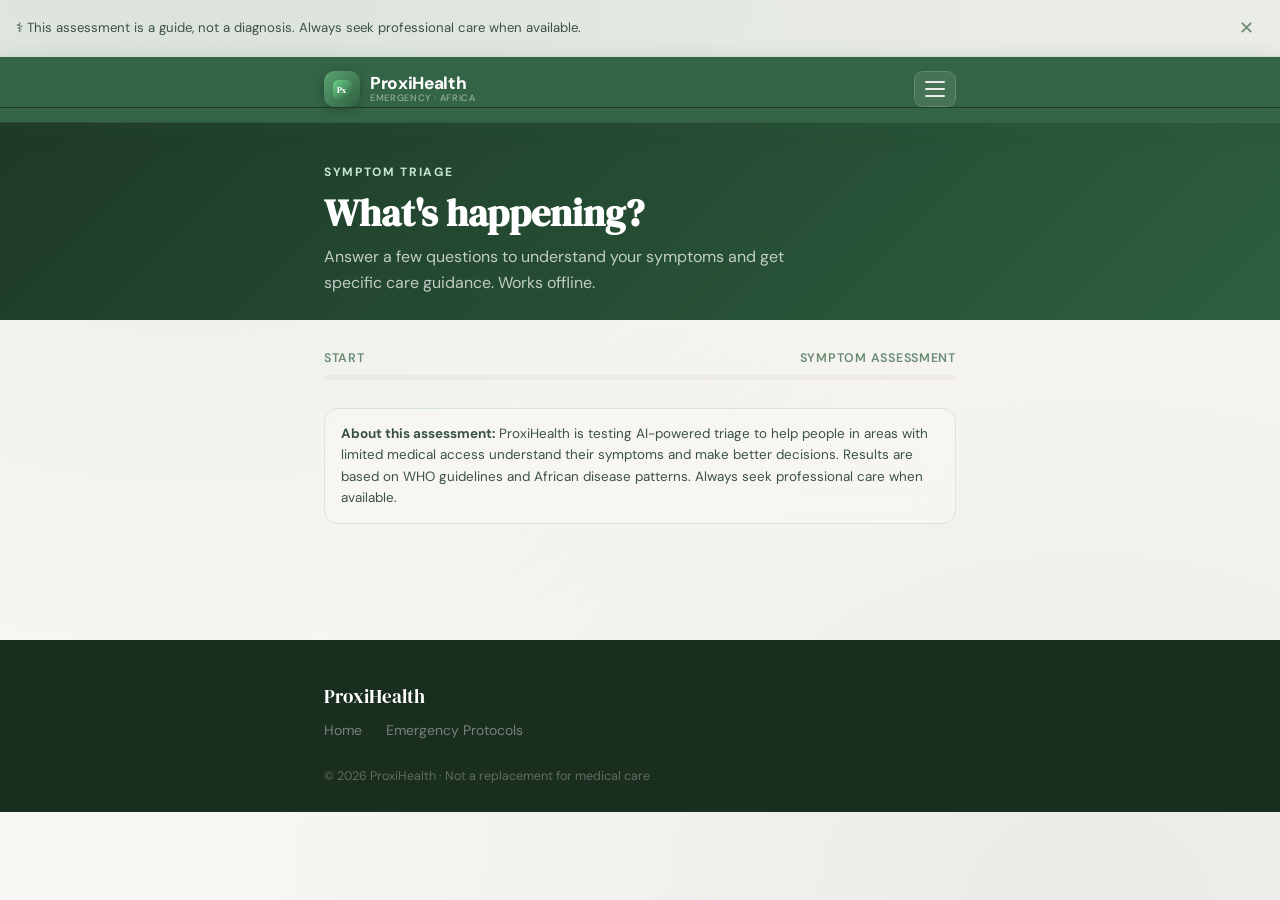
<file: triage.html>
<!DOCTYPE html>
<html lang="en">
<head>
  <meta charset="UTF-8" />
  <meta name="viewport" content="width=device-width, initial-scale=1.0" />
  <title>Symptom Check — ProxiHealth | AI Triage for Africa</title>
  <meta name="description" content="Fever, rash, stomach pain, back pain — find out what it might be and exactly what to do next. Specific care guidance for African conditions. Works without internet." />
  <meta name="robots" content="index, follow" />
  <link rel="canonical" href="https://louisnkan.github.io/ProxiHealth/triage.html" />
  <meta property="og:title" content="Symptom Check — ProxiHealth" />
  <meta property="og:description" content="Fever, stomach pain, rash — find out what it might be and exactly what to do next. Works without internet." />
  <meta property="og:url" content="https://louisnkan.github.io/ProxiHealth/triage.html" />
  <meta property="og:image" content="https://louisnkan.github.io/ProxiHealth/og-image.png" />
  <meta name="twitter:card" content="summary_large_image" />
  <meta name="theme-color" content="#2D5F3F" />
  <link rel="manifest" href="manifest.json" />
  <!-- GOOGLE_TAG_START -->
  <!-- Paste your Google Analytics or GTM code here -->
  <!-- GOOGLE_TAG_END -->
  <link rel="stylesheet" href="css/styles.css" />
  <link rel="stylesheet" href="css/triage.css" />
  <style>
    html, body { overflow-x: hidden; max-width: 100%; }
    .brand-mark { width:36px; height:36px; flex-shrink:0; background:linear-gradient(135deg,#5CA373 0%,#2D5F3F 100%); border-radius:10px; display:flex; align-items:center; justify-content:center; box-shadow:0 2px 10px rgba(0,0,0,0.28); }
    .brand-mark svg { width:19px; height:19px; }
    .brand-text { display:flex; flex-direction:column; line-height:1; }
    .brand-name { font-family:'DM Sans',sans-serif; font-size:1.08rem; font-weight:800; color:#fff; letter-spacing:-0.02em; }
    .brand-sub  { font-size:0.58rem; font-weight:500; color:rgba(255,255,255,0.48); letter-spacing:0.07em; text-transform:uppercase; margin-top:2px; }
    .nav__inner { display:flex; align-items:center; justify-content:space-between; flex-wrap:nowrap; }
    .nav__burger { background:rgba(255,255,255,0.09); border:1px solid rgba(255,255,255,0.16); border-radius:9px; cursor:pointer; padding:9px 10px; display:flex; flex-direction:column; gap:5px; -webkit-tap-highlight-color:transparent; flex-shrink:0; transition:background 0.2s; }
    .nav__burger span { display:block; width:20px; height:2px; background:rgba(255,255,255,0.88); border-radius:2px; transition:transform 0.25s ease,opacity 0.2s ease; pointer-events:none; }
    .nav__burger.is-open span:nth-child(1) { transform:translateY(7px) rotate(45deg); }
    .nav__burger.is-open span:nth-child(2) { opacity:0; }
    .nav__burger.is-open span:nth-child(3) { transform:translateY(-7px) rotate(-45deg); }
    .nav__menu { max-height:0; overflow:hidden; background:rgba(18,44,28,0.98); backdrop-filter:blur(24px); -webkit-backdrop-filter:blur(24px); transition:max-height 0.38s cubic-bezier(0.4,0,0.2,1); border-top:1px solid rgba(255,255,255,0.06); }
    .nav__menu.is-open { max-height:460px; }
    .nav__menu-inner { padding:12px 0 24px; display:flex; flex-direction:column; gap:2px; }
    .nav__mlink { color:rgba(255,255,255,0.80); text-decoration:none; font-size:1rem; font-weight:600; padding:13px 16px; border-radius:10px; transition:background 0.15s,color 0.15s; display:block; -webkit-tap-highlight-color:transparent; }
    .nav__mlink:hover { background:rgba(255,255,255,0.09); color:#fff; text-decoration:none; }
    .nav__mshare { background:rgba(122,232,154,0.12); border:1px solid rgba(122,232,154,0.26); color:#7AE89A; font-family:'DM Sans',sans-serif; font-size:1rem; font-weight:600; padding:13px 16px; border-radius:10px; cursor:pointer; text-align:left; width:100%; transition:background 0.15s; -webkit-tap-highlight-color:transparent; }
    .nav__mdiv { height:1px; background:rgba(255,255,255,0.07); margin:8px 16px; }
    .nav__mcontact { color:rgba(255,255,255,0.42); text-decoration:none; font-size:0.82rem; padding:8px 16px; display:block; }
    .nav__mtag { font-size:0.7rem; color:rgba(255,255,255,0.20); padding:4px 16px; margin:0; }
  </style>
</head>
<body>

  <!-- Non-blocking disclaimer -->
  <div id="disclaimer-banner">
    <span id="disclaimer-banner__text">
      ⚕️ This assessment is a guide, not a diagnosis. Always seek professional care when available.
    </span>
    <button id="disclaimer-banner__close" aria-label="Dismiss">✕</button>
  </div>

  <nav class="nav" role="navigation" aria-label="Main navigation">
    <div class="container nav__inner">
      <a href="index.html" style="display:flex;align-items:center;gap:10px;text-decoration:none;" aria-label="ProxiHealth home">
        <div class="brand-mark">
          <svg viewBox="0 0 36 36" fill="none" xmlns="http://www.w3.org/2000/svg">
            <rect width="36" height="36" rx="10" fill="url(#lgE)"/>
            <defs><linearGradient id="lgE" x1="0" y1="0" x2="36" y2="36" gradientUnits="userSpaceOnUse"><stop offset="0%" stop-color="#6DD48A"/><stop offset="100%" stop-color="#2D5F3F"/></linearGradient></defs>
            <text x="7" y="24" font-family="Georgia,serif" font-size="17" font-weight="700" fill="white" letter-spacing="-1">Px</text>
          </svg>
        </div>
        <div class="brand-text">
          <span class="brand-name">ProxiHealth</span>
          <span class="brand-sub">Emergency &middot; Africa</span>
        </div>
      </a>
      <button class="nav__burger" id="nav-burger" aria-label="Open menu" aria-expanded="false">
        <span></span><span></span><span></span>
      </button>
    </div>
    <div class="nav__menu" id="nav-menu">
      <div class="container nav__menu-inner">
        <a href="emergency.html" class="nav__mlink">&#128680; Emergency Protocols</a>
        <a href="triage.html"    class="nav__mlink">&#127777; Symptom Check</a>
        <a href="index.html"     class="nav__mlink">&#127968; Home</a>
        <button class="nav__mshare" id="nav-share-btn">&#128279; Share ProxiHealth</button>
        <div class="nav__mdiv"></div>
        <a href="mailto:louisnkan21@gmail.com" class="nav__mcontact">&#9993; Contact</a>
        <p class="nav__mtag">AI emergency guidance for Africa &middot; Free &middot; Offline</p>
      </div>
    </div>
  </nav>

  <!-- Page Header -->
  <header class="triage-header page-header">
    <div class="container">
      <div class="page-header__label">Symptom Triage</div>
      <h1 class="page-header__title">What's happening?</h1>
      <p class="page-header__subtitle">
        Answer a few questions to understand your symptoms and get specific care guidance. Works offline.
      </p>
    </div>
  </header>

  <main class="container" style="padding-top:28px; padding-bottom:52px;">

    <!-- Progress bar -->
    <div class="triage-progress" aria-label="Assessment progress">
      <div class="triage-progress__label">
        <span id="triage-progress-label">Start</span>
        <span>Symptom Assessment</span>
      </div>
      <div class="triage-progress__bar" role="progressbar" aria-valuemin="0" aria-valuemax="100">
        <div class="triage-progress__fill" id="triage-progress-fill" style="width:0%"></div>
      </div>
    </div>

    <!-- Loading (hidden immediately since triage uses inline tree) -->
    <div id="triage-loading" style="display:none;" aria-live="polite"></div>

    <!-- Fallback (won't show since inline tree always works) -->
    <div id="triage-fallback" style="display:none;" aria-live="polite">
      <div class="card card--green">
        <h3 style="margin-bottom:12px; word-break:normal;">⚠️ Could not load assessment</h3>
        <p>Use the emergency protocols for immediate guidance, or see a clinic.</p>
        <a href="emergency.html" class="btn btn--primary mt-md">Emergency Protocols</a>
      </div>
    </div>

    <!-- Triage question/result area -->
    <div id="triage-container" aria-live="polite">
      <!-- Populated by triage.js -->
    </div>

    <!-- Bottom disclaimer (always visible) -->
    <div style="background:rgba(248,246,243,0.78); backdrop-filter:blur(16px); border:1px solid #D8E5DA; border-radius:14px; padding:14px 16px; margin-top:28px; font-size:0.84rem; color:#3B5243; line-height:1.6;">
      <strong>About this assessment:</strong> ProxiHealth is testing AI-powered triage to help people in areas with limited medical access understand their symptoms and make better decisions. Results are based on WHO guidelines and African disease patterns. Always seek professional care when available.
    </div>

  </main>

  <!-- Footer -->
  <footer class="footer">
    <div class="container">
      <div class="footer__brand">ProxiHealth</div>
      <div class="footer__links">
        <a href="index.html">Home</a>
        <a href="emergency.html">Emergency Protocols</a>
      </div>
      <p style="font-size:0.78rem; margin:0; color:rgba(255,255,255,0.3);">
        © 2026 ProxiHealth · Not a replacement for medical care
      </p>
    </div>
  </footer>

  <script src="js/security.js"></script>
  <script src="js/app.js"></script>
  <script src="js/triage.js"></script>
  <script>
  (function () {
    var burger = document.getElementById("nav-burger");
    var menu   = document.getElementById("nav-menu");
    if (!burger || !menu) return;
    burger.addEventListener("click", function (e) {
      e.stopPropagation();
      var open = menu.classList.toggle("is-open");
      burger.classList.toggle("is-open", open);
      burger.setAttribute("aria-expanded", String(open));
    });
    document.addEventListener("click", function (e) {
      if (!burger.contains(e.target) && !menu.contains(e.target)) {
        menu.classList.remove("is-open"); burger.classList.remove("is-open");
        burger.setAttribute("aria-expanded", "false");
      }
    });
    var sb = document.getElementById("nav-share-btn");
    if (sb) { sb.addEventListener("click", function () {
      var url = "https://louisnkan.github.io/ProxiHealth/";
      if (navigator.share) { navigator.share({title:"ProxiHealth",text:"Free AI emergency protocols for Africa",url:url}); }
      else if (navigator.clipboard) { navigator.clipboard.writeText(url).then(function(){ sb.textContent="Link copied!"; setTimeout(function(){sb.textContent="Share ProxiHealth";},2500); }); }
    }); }
  }());
  </script>
  <script>
  (function () {
    var burger = document.getElementById('nav-burger');
    var menu   = document.getElementById('nav-menu');
    if (!burger || !menu) { return; }
    burger.addEventListener('click', function (e) {
      e.stopPropagation();
      var isOpen = menu.classList.toggle('is-open');
      burger.classList.toggle('is-open', isOpen);
      burger.setAttribute('aria-expanded', isOpen ? 'true' : 'false');
    });
    document.addEventListener('click', function (e) {
      if (!menu.classList.contains('is-open')) { return; }
      if (burger.contains(e.target) || menu.contains(e.target)) { return; }
      menu.classList.remove('is-open');
      burger.classList.remove('is-open');
      burger.setAttribute('aria-expanded', 'false');
    });
    var sb = document.getElementById('nav-share-btn');
    if (sb) {
      sb.addEventListener('click', function () {
        var url = 'https://louisnkan.github.io/ProxiHealth/';
        if (navigator.share) {
          navigator.share({ title: 'ProxiHealth', text: 'Free AI emergency protocols for Africa', url: url });
        } else if (navigator.clipboard) {
          navigator.clipboard.writeText(url).then(function () {
            sb.textContent = 'Link copied!';
            setTimeout(function () { sb.textContent = 'Share ProxiHealth'; }, 2500);
          });
        }
      });
    }
  }());
  </script>
</body>
</html>
</file>
<file: css/styles.css>
/* ============================================
   ProxiHealth Global Styles v3
   Apple Health aesthetic · Glassmorphism · Mobile-first
   ============================================ */

@import url('https://fonts.googleapis.com/css2?family=DM+Serif+Display:ital@0;1&family=DM+Sans:opsz,wght@9..40,300;9..40,400;9..40,500;9..40,600;9..40,700&display=swap');

/* ── Reset ──────────────────────────────────── */
*, *::before, *::after {
  box-sizing: border-box;
  margin: 0;
  padding: 0;
  max-width: 100%;
  /* FIX: Use normal so text flows as full sentences, not fragmented */
  word-break: normal;
  white-space: normal;
  overflow-wrap: break-word;
  -webkit-hyphens: manual;
  hyphens: manual;
}

/* ── Design Tokens ──────────────────────────── */
:root {
  --green-deep:   #2D5F3F;
  --green-mid:    #3D7A52;
  --green-light:  #5CA373;
  --green-pale:   #C8E6D0;
  --green-mist:   #EBF5EC;
  --cream:        #F8F6F3;
  --cream-dark:   #EDE9E3;
  --warm-white:   #FDFCFA;
  --text-dark:    #1A2E1F;
  --text-mid:     #3B5243;
  --text-light:   #6B8C74;
  --alert-red:    #C0392B;
  --border:       #D8E5DA;

  --glass-bg:     rgba(253,252,250,0.78);
  --glass-border: rgba(255,255,255,0.65);
  --glass-shadow: 0 8px 32px rgba(45,95,63,0.12);
  --glass-blur:   blur(20px);

  --font-display: 'DM Serif Display', Georgia, serif;
  --font-body:    'DM Sans', system-ui, -apple-system, sans-serif;

  --space-xs: 4px;
  --space-sm: 8px;
  --space-md: 16px;
  --space-lg: 24px;
  --space-xl: 40px;
  --space-2xl: 64px;

  --max-w: 680px;
  --radius-sm: 10px;
  --radius-md: 16px;
  --radius-lg: 24px;
  --touch: 52px;
}

/* ── Base ───────────────────────────────────── */
html {
  font-size: 16px;
  -webkit-text-size-adjust: 100%;
  scroll-behavior: smooth;
}

body {
  font-family: var(--font-body);
  font-size: 1rem;
  line-height: 1.7;
  color: var(--text-dark);
  background: var(--cream);
  min-height: 100vh;
  overflow-x: hidden;
  background-image:
    radial-gradient(ellipse at 15% 0%, rgba(92,163,115,0.10) 0%, transparent 55%),
    radial-gradient(ellipse at 85% 100%, rgba(45,95,63,0.07) 0%, transparent 55%);
  background-attachment: fixed;
}

/* ── Typography ─────────────────────────────── */
h1, h2, h3, h4 {
  font-family: var(--font-display);
  line-height: 1.2;
  color: var(--text-dark);
  word-break: normal;
  overflow-wrap: break-word;
}
h1 { font-size: clamp(1.9rem, 6vw, 2.8rem); }
h2 { font-size: clamp(1.4rem, 4vw, 2rem); }
h3 { font-size: clamp(1.15rem, 3vw, 1.4rem); }
h4 { font-size: 1.05rem; font-weight: 600; font-family: var(--font-body); }

p {
  font-size: clamp(0.975rem, 2.5vw, 1.05rem);
  color: var(--text-mid);
  line-height: 1.7;
  margin-bottom: var(--space-md);
  word-break: normal;
  white-space: normal;
}
p:last-child { margin-bottom: 0; }

a { color: var(--green-mid); text-decoration: underline; text-decoration-color: var(--green-pale); transition: color 0.2s; }
a:hover { color: var(--green-deep); }

/* ── Layout ─────────────────────────────────── */
.container {
  width: 100%;
  max-width: var(--max-w);
  margin: 0 auto;
  padding: 0 var(--space-md);
}
.container--wide { max-width: 960px; }

/* ── Navigation ─────────────────────────────── */
.nav {
  background: rgba(45,95,63,0.97);
  backdrop-filter: var(--glass-blur);
  -webkit-backdrop-filter: var(--glass-blur);
  padding: 14px 0;
  position: sticky;
  top: 0;
  z-index: 200;
  box-shadow: 0 1px 0 rgba(255,255,255,0.07), 0 4px 20px rgba(45,95,63,0.18);
}
.nav__inner {
  display: flex;
  align-items: center;
  justify-content: space-between;
  gap: var(--space-md);
}
.nav__brand {
  display: flex;
  align-items: center;
  gap: 10px;
  text-decoration: none;
  flex-shrink: 0;
}
.nav__logo {
  width: 34px;
  height: 34px;
  background: rgba(255,255,255,0.15);
  border-radius: 10px;
  display: flex;
  align-items: center;
  justify-content: center;
  font-size: 1.1rem;
}
.nav__title { font-family: var(--font-display); font-size: 1.25rem; color: #fff; }
.nav__links { display: flex; gap: 4px; flex-wrap: wrap; }
.nav__link {
  color: rgba(255,255,255,0.72);
  text-decoration: none;
  font-size: 0.875rem;
  font-weight: 500;
  padding: 8px 12px;
  border-radius: var(--radius-sm);
  transition: all 0.2s;
  white-space: nowrap;
}
.nav__link:hover,
.nav__link--active { background: rgba(255,255,255,0.14); color: #fff; }

/* ── Disclaimer Banner (NON-BLOCKING - replaces modal) ── */
#disclaimer-banner {
  background: rgba(45,95,63,0.07);
  border-bottom: 1px solid var(--border);
  padding: 10px var(--space-md);
  display: flex;
  align-items: center;
  gap: var(--space-md);
  font-size: 0.825rem;
  color: var(--text-mid);
  position: relative;
  z-index: 190;
  transition: max-height 0.3s ease, opacity 0.3s ease;
}
#disclaimer-banner.dismissed {
  display: none;
}
#disclaimer-banner__text {
  flex: 1;
  line-height: 1.5;
}
#disclaimer-banner__close {
  background: none;
  border: none;
  cursor: pointer;
  color: var(--text-light);
  font-size: 1.1rem;
  padding: 4px 8px;
  border-radius: 6px;
  flex-shrink: 0;
  min-height: 36px;
  min-width: 36px;
  display: flex;
  align-items: center;
  justify-content: center;
  transition: background 0.15s;
  -webkit-tap-highlight-color: transparent;
}
#disclaimer-banner__close:hover { background: rgba(0,0,0,0.07); }

/* ── Glass Card ─────────────────────────────── */
.card {
  background: var(--glass-bg);
  backdrop-filter: var(--glass-blur);
  -webkit-backdrop-filter: var(--glass-blur);
  border: 1px solid var(--glass-border);
  border-radius: var(--radius-lg);
  padding: var(--space-lg);
  box-shadow: var(--glass-shadow);
}
.card--green { background: rgba(235,245,236,0.88); border-color: var(--green-pale); }
.card--alert { background: rgba(255,243,243,0.88); border-color: #F5C6C6; }

/* ── Buttons ─────────────────────────────────── */
.btn {
  display: inline-flex;
  align-items: center;
  justify-content: center;
  gap: var(--space-sm);
  min-height: var(--touch);
  padding: 14px 24px;
  border: none;
  border-radius: var(--radius-md);
  font-family: var(--font-body);
  font-size: 1rem;
  font-weight: 600;
  cursor: pointer;
  text-decoration: none;
  transition: transform 0.15s, box-shadow 0.2s, background 0.2s;
  white-space: normal;
  text-align: center;
  word-break: normal;
  -webkit-tap-highlight-color: transparent;
  width: 100%;
  line-height: 1.3;
}
.btn:active { transform: scale(0.97); }
.btn--primary {
  background: var(--green-deep);
  color: #fff;
  box-shadow: 0 4px 16px rgba(45,95,63,0.28);
}
.btn--primary:hover { background: var(--green-mid); color: #fff; text-decoration: none; box-shadow: 0 6px 24px rgba(45,95,63,0.32); }
.btn--secondary {
  background: rgba(255,255,255,0.8);
  color: var(--green-deep);
  border: 1.5px solid var(--green-pale);
  backdrop-filter: var(--glass-blur);
}
.btn--secondary:hover { background: var(--green-mist); color: var(--green-deep); text-decoration: none; }
.btn--emergency {
  background: #D63031;
  color: #fff;
  box-shadow: 0 4px 20px rgba(214,48,49,0.32);
}
.btn--emergency:hover { background: #b71c1c; color: #fff; text-decoration: none; }
.btn--inline { width: auto; display: inline-flex; }

/* ── Page Header ─────────────────────────────── */
.page-header {
  background: linear-gradient(135deg, #1A3D28 0%, var(--green-deep) 100%);
  padding: var(--space-xl) 0 var(--space-lg);
  color: #fff;
}
.page-header__label {
  font-size: 0.75rem;
  font-weight: 700;
  letter-spacing: 0.14em;
  text-transform: uppercase;
  color: var(--green-pale);
  margin-bottom: var(--space-sm);
}
.page-header__title {
  font-family: var(--font-display);
  font-size: clamp(1.6rem, 5vw, 2.4rem);
  color: #fff;
  margin-bottom: 8px;
  word-break: normal;
}
.page-header__subtitle {
  font-size: 1rem;
  color: rgba(255,255,255,0.72);
  max-width: 480px;
  line-height: 1.6;
  margin: 0;
  word-break: normal;
}

/* ── Step list ───────────────────────────────── */
.step {
  display: flex;
  gap: var(--space-md);
  padding: var(--space-md) 0;
  border-bottom: 1px solid rgba(216,229,218,0.6);
}
.step:last-child { border-bottom: none; }
.step__number {
  width: 38px;
  height: 38px;
  background: var(--green-deep);
  color: #fff;
  border-radius: 50%;
  display: flex;
  align-items: center;
  justify-content: center;
  font-weight: 700;
  font-size: 0.95rem;
  flex-shrink: 0;
  margin-top: 3px;
  box-shadow: 0 2px 8px rgba(45,95,63,0.25);
}
.step__content { flex: 1; min-width: 0; }
.step__title { font-size: 1rem; font-weight: 600; color: var(--text-dark); margin-bottom: 4px; line-height: 1.4; word-break: normal; }
.step__desc  { font-size: 0.95rem; color: var(--text-mid); margin: 0; line-height: 1.6; word-break: normal; white-space: normal; }

/* ── Care recommendation boxes ───────────────── */
.care-box {
  background: rgba(235,245,236,0.9);
  border: 1.5px solid var(--green-pale);
  border-radius: var(--radius-md);
  padding: var(--space-md);
  margin-bottom: var(--space-md);
}
.care-box__title {
  font-weight: 700;
  color: var(--green-deep);
  margin-bottom: var(--space-sm);
  font-size: 0.95rem;
  display: flex;
  align-items: center;
  gap: 6px;
}
.care-list {
  list-style: none;
  display: flex;
  flex-direction: column;
  gap: 7px;
}
.care-list li {
  font-size: 0.95rem;
  color: var(--text-mid);
  padding-left: 18px;
  position: relative;
  line-height: 1.55;
  word-break: normal;
  white-space: normal;
}
.care-list li::before { content: '•'; position: absolute; left: 4px; color: var(--green-mid); font-weight: 700; }

.seek-box {
  background: rgba(255,243,243,0.9);
  border: 1.5px solid #F5C6C6;
  border-radius: var(--radius-md);
  padding: var(--space-md);
  margin-bottom: var(--space-md);
}
.seek-box__title {
  font-weight: 700;
  color: var(--alert-red);
  margin-bottom: var(--space-sm);
  font-size: 0.95rem;
  display: flex;
  align-items: center;
  gap: 6px;
}
.seek-list {
  list-style: none;
  display: flex;
  flex-direction: column;
  gap: 7px;
}
.seek-list li {
  font-size: 0.95rem;
  color: #8B2020;
  padding-left: 18px;
  position: relative;
  line-height: 1.55;
  word-break: normal;
  white-space: normal;
}
.seek-list li::before { content: '•'; position: absolute; left: 4px; color: var(--alert-red); }

/* ── Status banner ───────────────────────────── */
.status-banner {
  padding: 10px var(--space-md);
  font-size: 0.875rem;
  font-weight: 500;
  display: flex;
  align-items: center;
  gap: var(--space-sm);
  border-radius: var(--radius-sm);
  margin-bottom: var(--space-md);
  line-height: 1.45;
}
.status-banner--info   { background: var(--green-mist); color: var(--green-deep); border: 1px solid var(--green-pale); }
.status-banner--warn   { background: #FEF9EC; color: #7D5A00; border: 1px solid #F0D87B; }
.status-banner--urgent { background: #FFF3F3; color: var(--alert-red); border: 1px solid #F5C6C6; }

/* ── Loading ─────────────────────────────────── */
.loading-spinner {
  display: flex;
  flex-direction: column;
  align-items: center;
  justify-content: center;
  padding: var(--space-xl);
  gap: var(--space-md);
}
.spinner {
  width: 36px;
  height: 36px;
  border: 3px solid var(--green-pale);
  border-top-color: var(--green-deep);
  border-radius: 50%;
  animation: spin 0.8s linear infinite;
}
@keyframes spin { to { transform: rotate(360deg); } }

/* ── Footer ──────────────────────────────────── */
.footer {
  background: var(--text-dark);
  color: rgba(255,255,255,0.5);
  padding: var(--space-xl) 0 var(--space-lg);
  margin-top: var(--space-2xl);
  font-size: 0.875rem;
}
.footer__brand { font-family: var(--font-display); font-size: 1.2rem; color: #fff; margin-bottom: 6px; }
.footer__tagline { margin-bottom: var(--space-lg); }
.footer__links { display: flex; gap: var(--space-lg); flex-wrap: wrap; margin-bottom: var(--space-lg); }
.footer a { color: rgba(255,255,255,0.4); text-decoration: none; }
.footer a:hover { color: #fff; }

/* ── Utilities ───────────────────────────────── */
.hidden { display: none !important; }
.mt-sm  { margin-top: var(--space-sm); }
.mt-md  { margin-top: var(--space-md); }
.mt-lg  { margin-top: var(--space-lg); }
.mt-xl  { margin-top: var(--space-xl); }
.mb-md  { margin-bottom: var(--space-md); }
.mb-lg  { margin-bottom: var(--space-lg); }
.sr-only { position:absolute; width:1px; height:1px; padding:0; margin:-1px; overflow:hidden; clip:rect(0,0,0,0); border:0; }

/* ── Responsive ──────────────────────────────── */
@media (min-width: 480px) { .btn { width: auto; } }
@media (min-width: 640px) { .container { padding: 0 var(--space-lg); } }

/* ── PRINT: Only protocol content, nothing else ── */
@media print {
  .nav,
  .footer,
  #disclaimer-banner,
  #offline-indicator,
  .no-help-section,
  #protocol-grid-wrapper,
  #no-help-modal,
  .protocol-viewer__back,
  .btn,
  .print-hide {
    display: none !important;
  }

  body {
    background: #fff !important;
    color: #000 !important;
    font-size: 11pt;
    line-height: 1.5;
  }

  .page-header {
    background: #2D5F3F !important;
    -webkit-print-color-adjust: exact;
    print-color-adjust: exact;
    padding: 12pt 0;
    color: #fff;
  }

  .protocol-viewer {
    display: block !important;
    border: none !important;
    box-shadow: none !important;
    background: transparent !important;
  }

  .emergency-step { break-inside: avoid; }
  h2, h3 { break-after: avoid; }

  * {
    word-break: normal !important;
    white-space: normal !important;
    backdrop-filter: none !important;
  }

  @page { margin: 1.5cm; }
}
</file>
<file: css/emergency.css>
/* ============================================
   ProxiHealth Emergency CSS v3
   Calm green header · Readable steps · No duplicate buttons
   ============================================ */

/* ── Emergency Header (GREEN — calm, not panic) ── */
.emergency-header {
  background: linear-gradient(135deg, #1A3D28 0%, #2D5F3F 100%);
  padding: var(--space-xl) 0 var(--space-lg);
  color: #fff;
}

.emergency-header__pulse {
  display: inline-flex;
  align-items: center;
  gap: 8px;
  background: rgba(255,255,255,0.12);
  padding: 6px 14px;
  border-radius: 999px;
  font-size: 0.78rem;
  font-weight: 600;
  letter-spacing: 0.1em;
  text-transform: uppercase;
  margin-bottom: var(--space-md);
  color: #A8DDB5;
}
.emergency-header__pulse::before {
  content: '';
  width: 7px;
  height: 7px;
  background: #7AE89A;
  border-radius: 50%;
  animation: pulse-dot 2s ease-in-out infinite;
}
@keyframes pulse-dot {
  0%, 100% { opacity: 1; transform: scale(1); }
  50%       { opacity: 0.5; transform: scale(0.7); }
}

/* ── Protocol Grid ───────────────────────────── */
.protocol-grid {
  display: grid;
  grid-template-columns: 1fr;
  gap: var(--space-md);
  margin: var(--space-lg) 0;
}
@media (min-width: 540px) {
  .protocol-grid { grid-template-columns: 1fr 1fr; }
}

/* ── Protocol Card ───────────────────────────── */
.protocol-card {
  background: var(--glass-bg);
  backdrop-filter: var(--glass-blur);
  -webkit-backdrop-filter: var(--glass-blur);
  border: 1.5px solid var(--glass-border);
  border-radius: var(--radius-md);
  padding: var(--space-md);
  cursor: pointer;
  transition: border-color 0.2s, box-shadow 0.2s, transform 0.15s;
  text-align: left;
  width: 100%;
  box-shadow: var(--shadow-sm, 0 2px 8px rgba(45,95,63,0.08));
  -webkit-tap-highlight-color: transparent;
}
.protocol-card:hover,
.protocol-card:focus {
  border-color: var(--green-mid);
  box-shadow: 0 6px 24px rgba(45,95,63,0.14);
  transform: translateY(-2px);
  outline: none;
}
.protocol-card__icon { font-size: 1.7rem; margin-bottom: 10px; display: block; }
.protocol-card__title { font-size: 1rem; font-weight: 700; color: var(--text-dark); margin-bottom: 4px; line-height: 1.3; word-break: normal; }
.protocol-card__desc  { font-size: 0.85rem; color: var(--text-light); margin: 0; line-height: 1.5; word-break: normal; }
.protocol-card__severity {
  display: inline-block;
  font-size: 0.75rem;
  font-weight: 600;
  padding: 3px 9px;
  border-radius: 999px;
  margin-top: 10px;
}
.severity--critical { background: #FFE8E8; color: var(--alert-red); }
.severity--urgent   { background: #FEF3E2; color: #B7600A; }
.severity--moderate { background: var(--green-mist); color: var(--green-deep); }

/* ── Protocol Viewer ─────────────────────────── */
.protocol-viewer {
  background: var(--glass-bg);
  backdrop-filter: var(--glass-blur);
  -webkit-backdrop-filter: var(--glass-blur);
  border-radius: var(--radius-lg);
  border: 1px solid var(--glass-border);
  overflow: hidden;
  margin-top: var(--space-lg);
  box-shadow: var(--glass-shadow);
}
.protocol-viewer__header {
  background: var(--green-deep);
  padding: var(--space-lg);
  display: flex;
  align-items: center;
  gap: var(--space-md);
}
.protocol-viewer__back {
  background: rgba(255,255,255,0.15);
  border: none;
  color: #fff;
  width: 38px;
  height: 38px;
  border-radius: 50%;
  cursor: pointer;
  font-size: 1.1rem;
  display: flex;
  align-items: center;
  justify-content: center;
  flex-shrink: 0;
  transition: background 0.2s;
  -webkit-tap-highlight-color: transparent;
}
.protocol-viewer__back:hover { background: rgba(255,255,255,0.25); }
.protocol-viewer__title { font-family: var(--font-display); color: #fff; font-size: 1.3rem; word-break: normal; }
.protocol-viewer__body { padding: var(--space-lg); }

/* ── Emergency Steps — LARGE TEXT for crisis readability ── */
.emergency-steps { list-style: none; }
.emergency-step {
  display: flex;
  gap: var(--space-md);
  padding: var(--space-md) 0;
  border-bottom: 1px solid rgba(216,229,218,0.5);
}
.emergency-step:last-child { border-bottom: none; }
.emergency-step__num {
  width: 42px;
  height: 42px;
  background: var(--green-deep);
  color: #fff;
  border-radius: 50%;
  display: flex;
  align-items: center;
  justify-content: center;
  font-weight: 700;
  font-size: 1rem;
  flex-shrink: 0;
  box-shadow: 0 2px 10px rgba(45,95,63,0.22);
}
.emergency-step__content { flex: 1; min-width: 0; padding-top: 6px; }
.emergency-step__text {
  font-size: 1.05rem; /* 18-20px — readable in emergencies */
  line-height: 1.65;
  color: var(--text-dark);
  font-weight: 500;
  word-break: normal;
  white-space: normal;
}
.emergency-step__note {
  font-size: 0.875rem;
  color: var(--text-light);
  margin-top: 5px;
  font-weight: 400;
  line-height: 1.5;
  word-break: normal;
  white-space: normal;
}

/* Inline Call Button within step */
.call-btn-inline {
  display: inline-flex;
  align-items: center;
  gap: 6px;
  background: var(--green-deep);
  color: #fff;
  border: none;
  border-radius: var(--radius-sm);
  padding: 8px 16px;
  font-size: 0.9rem;
  font-weight: 600;
  cursor: pointer;
  text-decoration: none;
  margin-top: 10px;
  min-height: 40px;
  transition: background 0.15s;
  -webkit-tap-highlight-color: transparent;
}
.call-btn-inline:hover { background: var(--green-mid); color: #fff; text-decoration: none; }

/* ── Single "Can't reach help" section ──────── */
/* (No duplicate button — this is the ONLY one) */
.no-help-section {
  background: rgba(235,245,236,0.88);
  backdrop-filter: var(--glass-blur);
  -webkit-backdrop-filter: var(--glass-blur);
  border: 1.5px solid var(--green-pale);
  border-radius: var(--radius-md);
  padding: var(--space-lg);
  margin-top: var(--space-lg);
  text-align: center;
  box-shadow: 0 2px 12px rgba(45,95,63,0.07);
}
.no-help-section__title { font-size: 1.05rem; font-weight: 700; color: var(--green-deep); margin-bottom: 6px; word-break: normal; }
.no-help-section__desc  { font-size: 0.9rem; color: var(--text-mid); margin-bottom: var(--space-md); word-break: normal; white-space: normal; }

/* ── Fallback notice ─────────────────────────── */
#protocol-fallback { display: none; }
#protocol-fallback.visible { display: block; }
</file>
<file: css/triage.css>
/* ============================================
   ProxiHealth Triage CSS v3
   Full care recommendations · Glass aesthetic
   ============================================ */

/* ── Triage Header ───────────────────────────── */
.triage-header {
  background: linear-gradient(135deg, #1E3A28 0%, var(--green-deep) 100%);
  padding: var(--space-xl) 0 var(--space-lg);
}

/* ── Progress Bar ────────────────────────────── */
.triage-progress { margin-bottom: var(--space-lg); }
.triage-progress__label {
  display: flex;
  justify-content: space-between;
  font-size: 0.78rem;
  font-weight: 600;
  color: var(--text-light);
  margin-bottom: 6px;
  text-transform: uppercase;
  letter-spacing: 0.06em;
}
.triage-progress__bar {
  height: 5px;
  background: var(--cream-dark);
  border-radius: 999px;
  overflow: hidden;
}
.triage-progress__fill {
  height: 100%;
  background: linear-gradient(90deg, var(--green-mid), var(--green-light));
  border-radius: 999px;
  transition: width 0.4s ease;
}

/* ── Question Card ───────────────────────────── */
.question-card {
  background: var(--glass-bg);
  backdrop-filter: var(--glass-blur);
  -webkit-backdrop-filter: var(--glass-blur);
  border: 1px solid var(--glass-border);
  border-radius: var(--radius-lg);
  padding: var(--space-lg);
  margin: var(--space-lg) 0;
  box-shadow: var(--glass-shadow);
  animation: slide-up 0.3s ease;
}
@keyframes slide-up {
  from { opacity: 0; transform: translateY(14px); }
  to   { opacity: 1; transform: translateY(0); }
}
.question-card__step {
  font-size: 0.78rem;
  font-weight: 700;
  letter-spacing: 0.1em;
  text-transform: uppercase;
  color: var(--green-mid);
  margin-bottom: var(--space-sm);
}
.question-card__text {
  font-family: var(--font-display);
  font-size: clamp(1.15rem, 3.5vw, 1.45rem);
  color: var(--text-dark);
  margin-bottom: var(--space-lg);
  line-height: 1.35;
  word-break: normal;
  white-space: normal;
}

/* ── Answer Options ──────────────────────────── */
.answer-list { display: flex; flex-direction: column; gap: 10px; }
.answer-btn {
  background: rgba(248,246,243,0.85);
  backdrop-filter: var(--glass-blur);
  -webkit-backdrop-filter: var(--glass-blur);
  border: 1.5px solid var(--border);
  border-radius: var(--radius-md);
  padding: 14px var(--space-md);
  text-align: left;
  font-family: var(--font-body);
  font-size: 1rem;
  font-weight: 500;
  color: var(--text-dark);
  cursor: pointer;
  min-height: var(--touch);
  transition: border-color 0.15s, background 0.15s, transform 0.1s;
  width: 100%;
  word-break: normal;
  white-space: normal;
  line-height: 1.5;
  -webkit-tap-highlight-color: transparent;
  display: flex;
  align-items: center;
  gap: var(--space-sm);
}
.answer-btn::before {
  content: '';
  width: 18px;
  height: 18px;
  border: 2px solid var(--border);
  border-radius: 50%;
  flex-shrink: 0;
  transition: border-color 0.15s, background 0.15s;
}
.answer-btn:hover {
  border-color: var(--green-mid);
  background: rgba(235,245,236,0.88);
  transform: translateX(2px);
}
.answer-btn:hover::before { border-color: var(--green-mid); }
.answer-btn--selected { border-color: var(--green-deep); background: rgba(235,245,236,0.9); }
.answer-btn--selected::before { background: var(--green-deep); border-color: var(--green-deep); }

/* ── Symptom Chips ───────────────────────────── */
.symptom-grid {
  display: grid;
  grid-template-columns: 1fr;
  gap: var(--space-sm);
  margin-bottom: var(--space-lg);
}
@media (min-width: 480px) { .symptom-grid { grid-template-columns: 1fr 1fr; } }
.symptom-chip {
  background: rgba(248,246,243,0.85);
  border: 1.5px solid var(--border);
  border-radius: var(--radius-md);
  padding: 12px 14px;
  cursor: pointer;
  font-size: 0.95rem;
  font-weight: 500;
  color: var(--text-dark);
  min-height: var(--touch);
  display: flex;
  align-items: center;
  gap: var(--space-sm);
  transition: all 0.15s;
  width: 100%;
  word-break: normal;
  white-space: normal;
  line-height: 1.4;
  -webkit-tap-highlight-color: transparent;
}
.symptom-chip:hover { border-color: var(--green-mid); background: rgba(235,245,236,0.88); }
.symptom-chip--selected { border-color: var(--green-deep); background: rgba(235,245,236,0.9); color: var(--green-deep); }
.symptom-chip__icon { font-size: 1.1rem; flex-shrink: 0; }

/* ── Result Card ─────────────────────────────── */
.result-card {
  border-radius: var(--radius-lg);
  padding: var(--space-lg);
  margin: var(--space-lg) 0;
  animation: slide-up 0.4s ease;
  box-shadow: var(--glass-shadow);
}
.result-card--low    { background: rgba(235,245,236,0.88); border: 1.5px solid var(--green-pale); }
.result-card--medium { background: rgba(254,249,236,0.88); border: 1.5px solid #F0D87B; }
.result-card--high   { background: rgba(255,243,243,0.88); border: 1.5px solid #F5C6C6; }

.result-card__level {
  font-size: 0.78rem;
  font-weight: 700;
  text-transform: uppercase;
  letter-spacing: 0.1em;
  margin-bottom: var(--space-sm);
}
.result-card--low    .result-card__level { color: var(--green-deep); }
.result-card--medium .result-card__level { color: #B7600A; }
.result-card--high   .result-card__level { color: var(--alert-red); }

.result-card__title {
  font-family: var(--font-display);
  font-size: clamp(1.2rem, 3vw, 1.5rem);
  margin-bottom: var(--space-sm);
  color: var(--text-dark);
  word-break: normal;
}
.result-card__summary {
  font-size: 0.95rem;
  color: var(--text-mid);
  margin-bottom: var(--space-md);
  padding-bottom: var(--space-md);
  border-bottom: 1px solid rgba(216,229,218,0.5);
  line-height: 1.65;
  word-break: normal;
  white-space: normal;
}

/* Assessment meta */
.result-meta {
  display: flex;
  flex-wrap: wrap;
  gap: var(--space-sm);
  margin-bottom: var(--space-md);
}
.result-meta__item {
  background: rgba(255,255,255,0.7);
  border: 1px solid var(--border);
  border-radius: var(--radius-sm);
  padding: 4px 12px;
  font-size: 0.8rem;
  color: var(--text-mid);
  font-weight: 500;
}
.result-meta__item strong { color: var(--text-dark); }

/* Disease tags */
.disease-tags { display: flex; flex-wrap: wrap; gap: var(--space-sm); margin-bottom: var(--space-md); }
.disease-tag {
  background: rgba(255,255,255,0.65);
  border: 1px solid var(--border);
  border-radius: 999px;
  padding: 4px 12px;
  font-size: 0.78rem;
  font-weight: 600;
  color: var(--text-mid);
}
.disease-tag--match { background: var(--green-pale); border-color: var(--green-mid); color: var(--green-deep); }

/* ── Triage nav ──────────────────────────────── */
.triage-nav { display: flex; gap: var(--space-sm); align-items: center; margin-bottom: var(--space-md); }
.triage-nav__back {
  background: rgba(255,255,255,0.7);
  border: 1px solid var(--border);
  border-radius: var(--radius-sm);
  padding: 8px 14px;
  font-size: 0.875rem;
  font-weight: 500;
  color: var(--text-mid);
  cursor: pointer;
  display: flex;
  align-items: center;
  gap: 6px;
  transition: all 0.15s;
  min-height: 40px;
  -webkit-tap-highlight-color: transparent;
  backdrop-filter: var(--glass-blur);
}
.triage-nav__back:hover { background: var(--cream-dark); border-color: var(--green-pale); color: var(--text-dark); }
</file>
